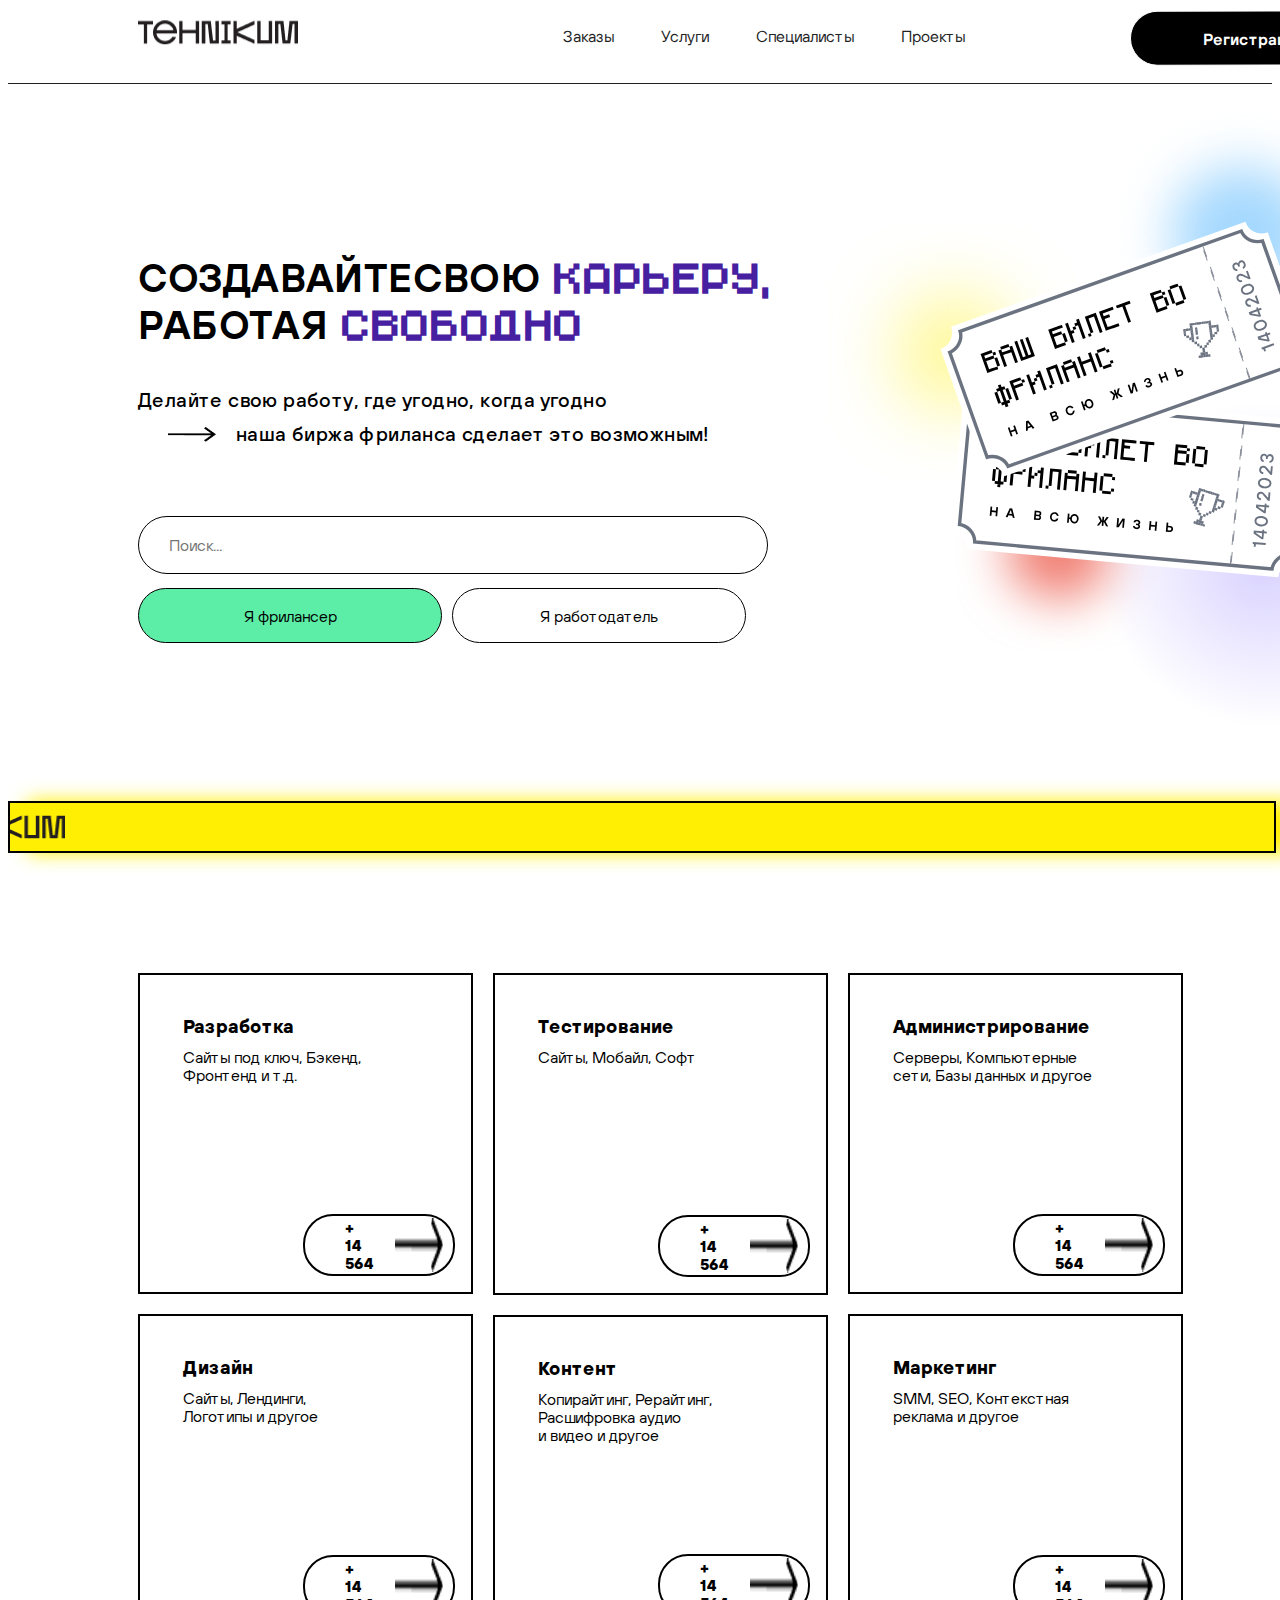
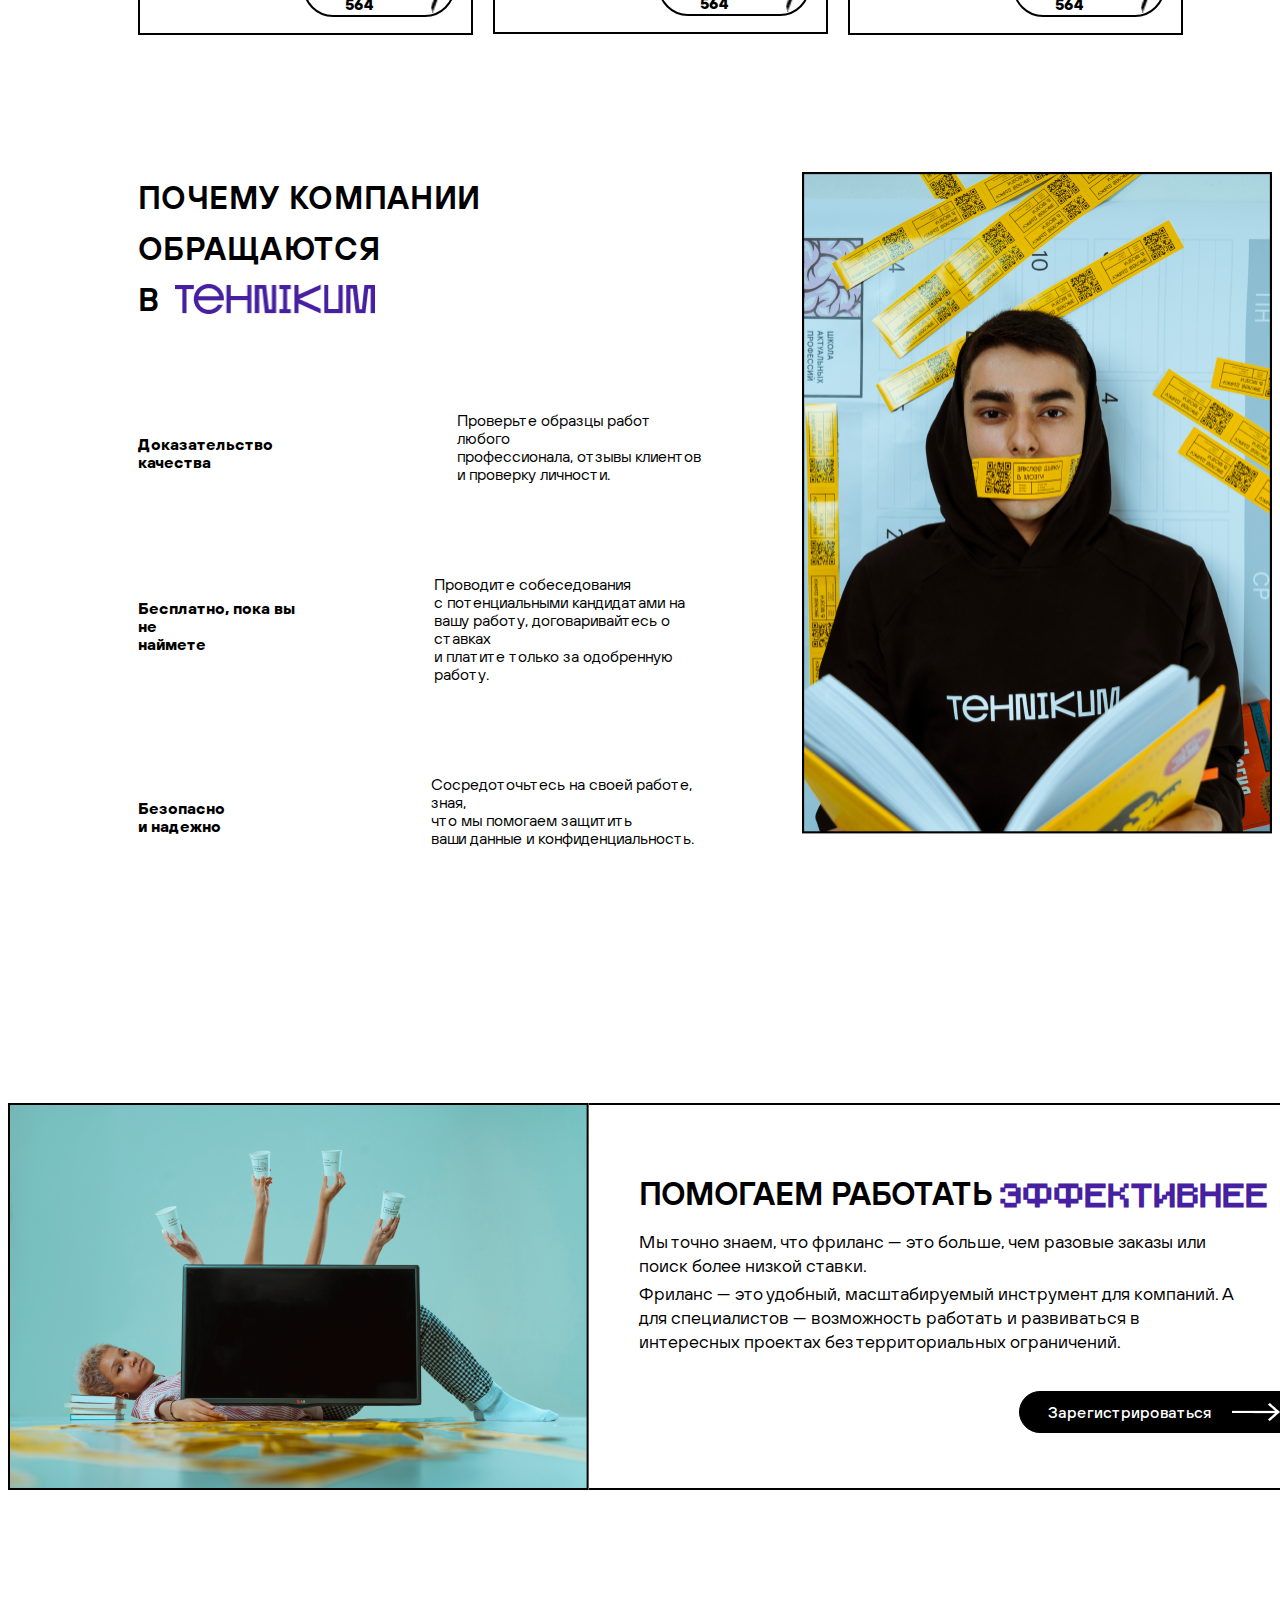
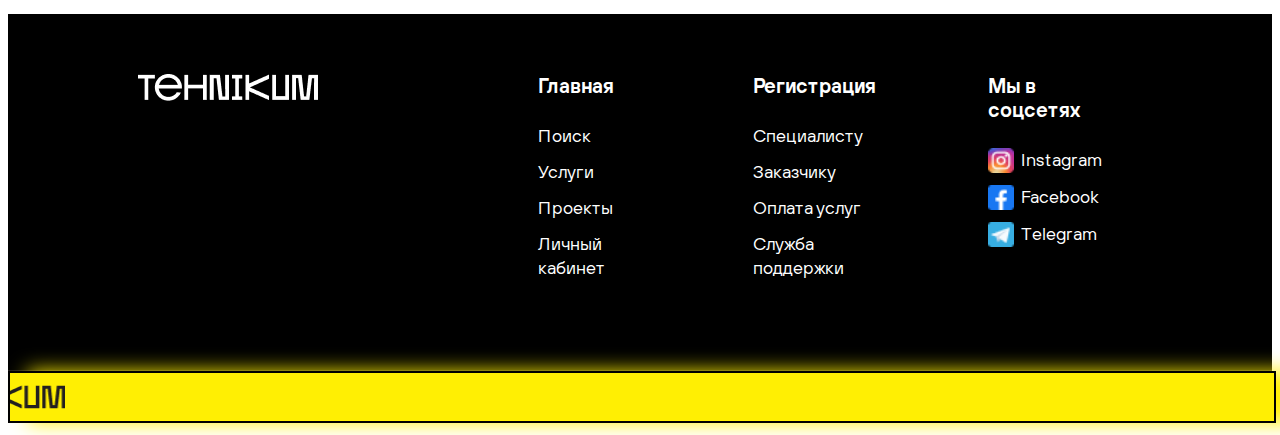
<file: index.html>
<!DOCTYPE html>
<html lang="en">
<head>
    <meta charset="UTF-8">
    <meta http-equiv="X-UA-Compatible" content="IE=edge">
    <meta name="viewport" content="width=device-width, initial-scale=1.0">
    <title>Главная</title>
    <link rel="stylesheet" href="./style.css">
    <link rel="stylesheet" href="./fonts/fonts.css">
</head>
<body>
    <!-- Title -->
    <div class="contentBlock" id="top">
        <div class="title">
            <div class="photo">
                <a href="#top">
                    <img src="./img/Vector.png" alt="">
                </a>
            </div>
            <div class="middlePart">
                <a href="./orders.html">
                    <p>Заказы</p>
                </a>
                <a href="#faculties">
                    <p>Услуги</p>
                </a>
                <a href="./specialists.html">
                    <p>Специалисты</p>
                </a>
                <p>Проекты</p>
            </div>
            <a href="./signup.html">
                <div class="buttonPart signPopUp">
                    Регистрация
                </div>
            </a>
        </div>
    </div>
    <!-- First Screen -->
    <div class="contentBlock first" id="firstScreen">
        <div class="firstScreen">
            <div class="leftPart">
                <div class="mainText">
                    <div class="row">
                        <h2 id="strange">Создавайтесвою</h2>
                        <h2 id="purple1">карьеру,</h2>
                    </div>
                    <div class="row">
                        <h2>работая</h2>
                        <h2 id="purple2">свободно</h2>
                    </div>
                </div>
                <div class="secondaryText">
                    <p>Делайте свою работу, где угодно, когда угодно</p>
                    <div class="vectorPart">
                        <img src="./img/Vector-2.png" alt="">
                        <p>наша биржа фриланса сделает это возможным!</p>
                    </div>
                </div>
                <div class="formBlock" id="activeInput">
                    <input type="text" placeholder="Поиск...">
                    <div class="buttonBlock">
                        <div class="greenButton">
                            Я фрилансер
                        </div>
                        <div class="whiteButton">
                            Я работодатель
                        </div>
                    </div>
                </div>
            </div>
            <div class="rightPart">
                <img src="./img/Билеты.svg" alt="">
            </div>
        </div>
    </div>
    <marquee behavior="scroll" direction="right" truespeed="30">
        <div class="photos">
            <img src="./img/Vector.png" alt="">
            <img src="./img/Vector.png" alt="">
            <img src="./img/Vector.png" alt="">
            <img src="./img/Vector.png" alt="">
            <img src="./img/Vector.png" alt="">
            <img src="./img/Vector.png" alt="">
            <img src="./img/Vector.png" alt="">
            <img src="./img/Vector.png" alt="">
            <img src="./img/Vector.png" alt="">
            <img src="./img/Vector.png" alt="">
            <img src="./img/Vector.png" alt="">
            <img src="./img/Vector.png" alt="">
        </div>
    </marquee>
    <!-- Second Screen -->
    <div class="contentBlock second" id="faculties">
        <div class="secondScreen">
            <div class="block">
                <div class="contentPart">
                    <h3>Разработка</h3>
                    <p>Сайты под ключ, Бэкенд, <br>
                        Фронтенд и т.д.</p>
                    <div class="score">
                        <h4>+ 14 564</h4>
                        <img src="./img/Vector-2.png" alt="">
                    </div>
                </div>
                <div class="contentPart">
                    <h3>Дизайн</h3>
                    <p>Сайты, Лендинги, <br> Логотипы и другое</p>
                    <div class="score">
                        <h4>+ 14 564</h4>
                        <img src="./img/Vector-2.png" alt="">
                    </div>
                </div>
            </div>
            <div class="block">
                <div class="contentPart">
                    <h3>Тестирование</h3>
                    <p>Сайты, Мобайл, Софт</p>
                    <div class="score" id="score3">
                        <h4>+ 14 564</h4>
                        <img src="./img/Vector-2.png" alt="">
                    </div>
                </div>
                <div class="contentPart">
                    <h3>Контент</h3>
                    <p>Копирайтинг, Рерайтинг, <br> Расшифровка аудио <br> и видео и другое</p>
                    <div class="score" id="score4">
                        <h4>+ 14 564</h4>
                        <img src="./img/Vector-2.png" alt="">
                    </div>
                </div>
            </div>
            <div class="block">
                <div class="contentPart">
                    <h3>Администрирование</h3>
                    <p>Серверы, Компьютерные <br> сети, Базы данных и другое</p>
                    <div class="score">
                        <h4>+ 14 564</h4>
                        <img src="./img/Vector-2.png" alt="">
                    </div>
                </div>
                <div class="contentPart">
                    <h3>Маркетинг</h3>
                    <p>SMM, SEO, Контекстная <br> реклама и другое</p>
                    <div class="score">
                        <h4>+ 14 564</h4>
                        <img src="./img/Vector-2.png" alt="">
                    </div>
                </div>
            </div>
        </div>
    </div>
    <!-- Third Screen  -->
    <div class="contentBlock third">
        <div class="thirdScreen">
            <div class="leftContent">
                <h2>Почему компании обращаются</h2>
                <div class="photoPart1">
                    <h2>в</h2>
                    <img src="./img/Vector-3.png" alt="">
                </div>
                <div class="reasonPart">
                    <div class="reasons">
                        <h4>Доказательство качества</h4>
                        <p>Проверьте образцы работ любого <br> профессионала, отзывы клиентов <br> и проверку личности.</p>
                    </div>
                    <div class="reasons">
                        <h4 id="center">Бесплатно, пока вы не <br> наймете</h4>
                        <p>Проводите собеседования <br> с потенциальными кандидатами на <br> вашу работу, договаривайтесь о ставках <br> и платите только за одобренную работу.</p>
                    </div>
                    <div class="reasons">
                        <h4 id="last">Безопасно <br> и надежно</h4>
                        <p>Сосредоточьтесь на своей работе, зная, <br> что мы помогаем защитить <br> ваши данные и конфиденциальность.</p>
                    </div>
                </div>
            </div>
            <div class="rightContent">
                <img src="./img/Frame 383.png" alt="">
            </div>
        </div>
    </div>
    <!-- Fourth Screen  -->
    <div class="contentBlock fourth">
        <div class="fourthScreen">
            <div class="imgPart">
                <img src="./img/IMG_8520 копия 1.png" alt="">
            </div>
            <div class="supportPart">
                <div class="purpleText">
                    <h2>Помогаем работать</h2>
                    <h2 id="purplePart">эффективнее</h2>
                </div>
                <p>Мы точно знаем, что фриланс — это больше, чем разовые заказы или <br> поиск более низкой ставки.</p>
                <p id="description">Фриланс — это удобный, масштабируемый инструмент для компаний. А <br> для специалистов — возможность работать и развиваться в <br> интересных проектах без территориальных ограничений.</p>
                <a href="./signup.html">
                    <div class="blackButton signPopUp">
                        <span>Зарегистрироваться</span>
                        <img src="./img/Vector-4.png" alt="">
                    </div>
                </a>
            </div>
        </div>
    </div>
    
    <!-- Fifth Screen  -->
    <div class="contentBlock black">
        <div class="fifthScreen">
            <div class="picturePart">
                <a href="#top">
                    <img src="./img/лого.png" alt="">
                </a>
            </div>
            <div class="column">
                <p class="firstTitles">Главная</p>
                <a href="#top">
                    <p>Поиск</p>
                </a>
                <a href="#faculties">
                    <p>Услуги</p>
                </a>
                <p>Проекты</p>
                <a href="./personalpage.html">
                    <p>Личный кабинет</p>
                </a>
            </div>
            <div class="column">
                <a href="./signup.html">
                    <p class="firstTitles">Регистрация</p>
                </a>
                <a href="./specialists.html">
                    <p>Специалисту</p>
                </a>
                <p>Заказчику</p>
                <p>Оплата услуг</p>
                <p>Служба поддержки</p>
            </div>
            <div class="column">
                <p class="firstTitles">Мы в соцсетях</p>
                <a href="https://www.instagram.com/tehnikum.school/">
                    <div class="socialMedia">
                        <img src="./img/Group 1727.png" alt="">
                        <p>Instagram</p>
                    </div>
                </a>
                <a href="https://www.facebook.com/pages/category/Private-School/Tehnikum-school-104980401858942/">
                    <div class="socialMedia">
                        <img src="./img/facebook-svgrepo-com (1) 1.png" alt="">
                        <p>Facebook</p>
                    </div>
                </a> 
                <a href="https://t.me/school_tehnikum">
                    <div class="socialMedia">
                        <img src="./img/telegram-svgrepo-com (1) 1.png" alt="">
                        <p>Telegram</p>
                    </div>
                </a>
                
                
            </div>
        </div>
    </div>
    <marquee behavior="scroll" direction="right" truespeed="30">
        <div class="photos">
            <img src="./img/Vector.png" alt="">
            <img src="./img/Vector.png" alt="">
            <img src="./img/Vector.png" alt="">
            <img src="./img/Vector.png" alt="">
            <img src="./img/Vector.png" alt="">
            <img src="./img/Vector.png" alt="">
            <img src="./img/Vector.png" alt="">
            <img src="./img/Vector.png" alt="">
            <img src="./img/Vector.png" alt="">
            <img src="./img/Vector.png" alt="">
            <img src="./img/Vector.png" alt="">
            <img src="./img/Vector.png" alt="">
        </div>
    </marquee>
    
    



    <script src="./script.js"></script>
</body>
</html>
</file>
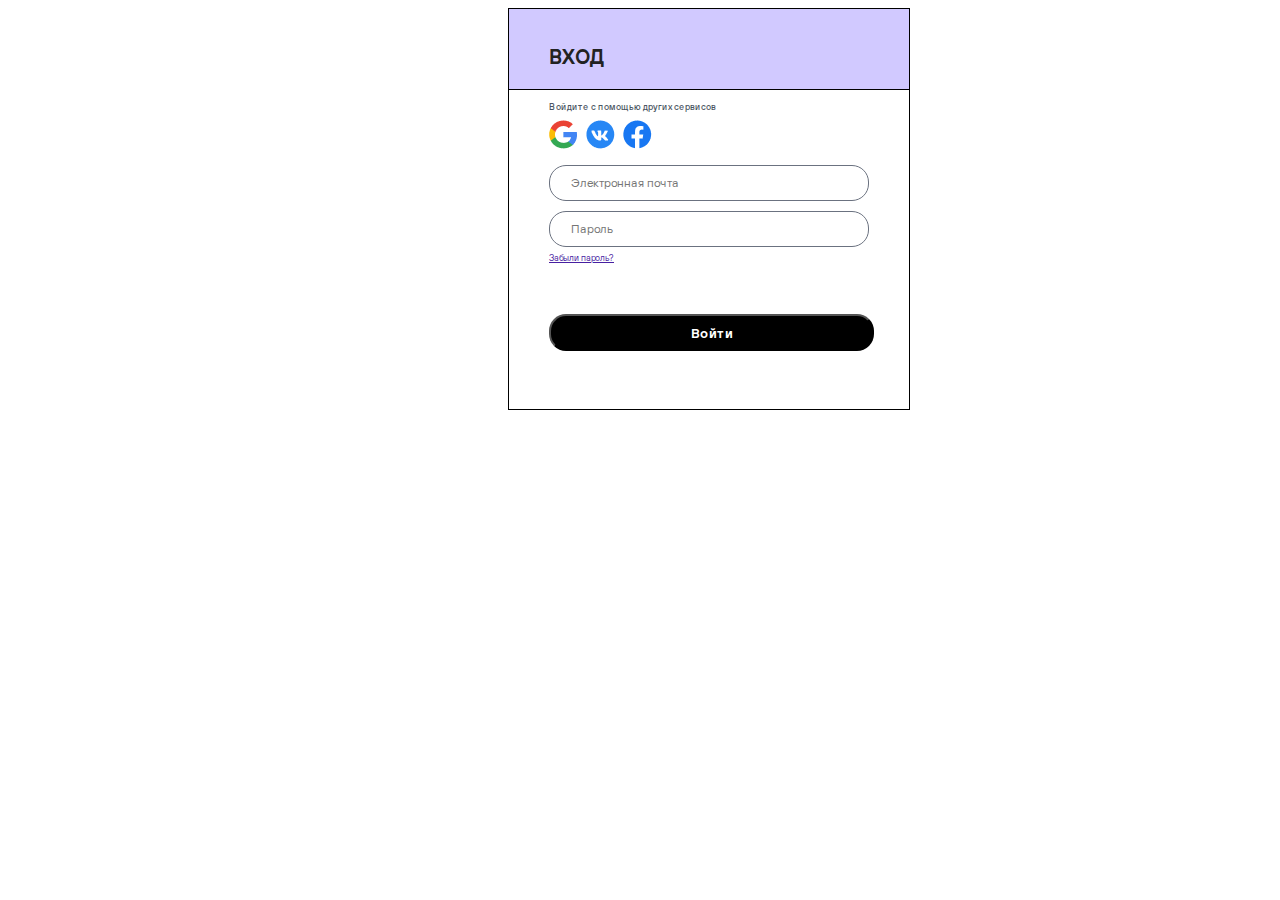
<file: login.html>
<!DOCTYPE html>
<html lang="en">
<head>
    <meta charset="UTF-8">
    <meta http-equiv="X-UA-Compatible" content="IE=edge">
    <meta name="viewport" content="width=device-width, initial-scale=1.0">
    <title>Вход</title>
    <link rel="stylesheet" href="./style.css">
    <link rel="stylesheet" href="./fonts/fonts.css">
</head>
<body>
    <div class="popUp logIn" id="login">
        <div class="loginBlock">
            <div class="titlePart">
                <h2>вход</h2>
            </div>
            <div class="infoPart">
                <p>Войдите с помощью других сервисов </p>
                <div class="iconsPart">
                    <img src="./img/Group 1669.png" alt="">
                    <img src="./img/Group 1668.png" alt="">
                    <img src="./img/Group 1667.png" alt="">
                </div>
                <form action="">
                    <input type="email" placeholder="Электронная почта" class="loginInput" required>
                    <input type="password" placeholder="Пароль" class="loginInput" id="password" required>
                    <label for="password" id="label">Забыли пароль?</label>
                    <input type="submit" id="button" value="Войти"> 
                </form>
            </div>
        </div>
    </div>
</body>
</html>
</file>
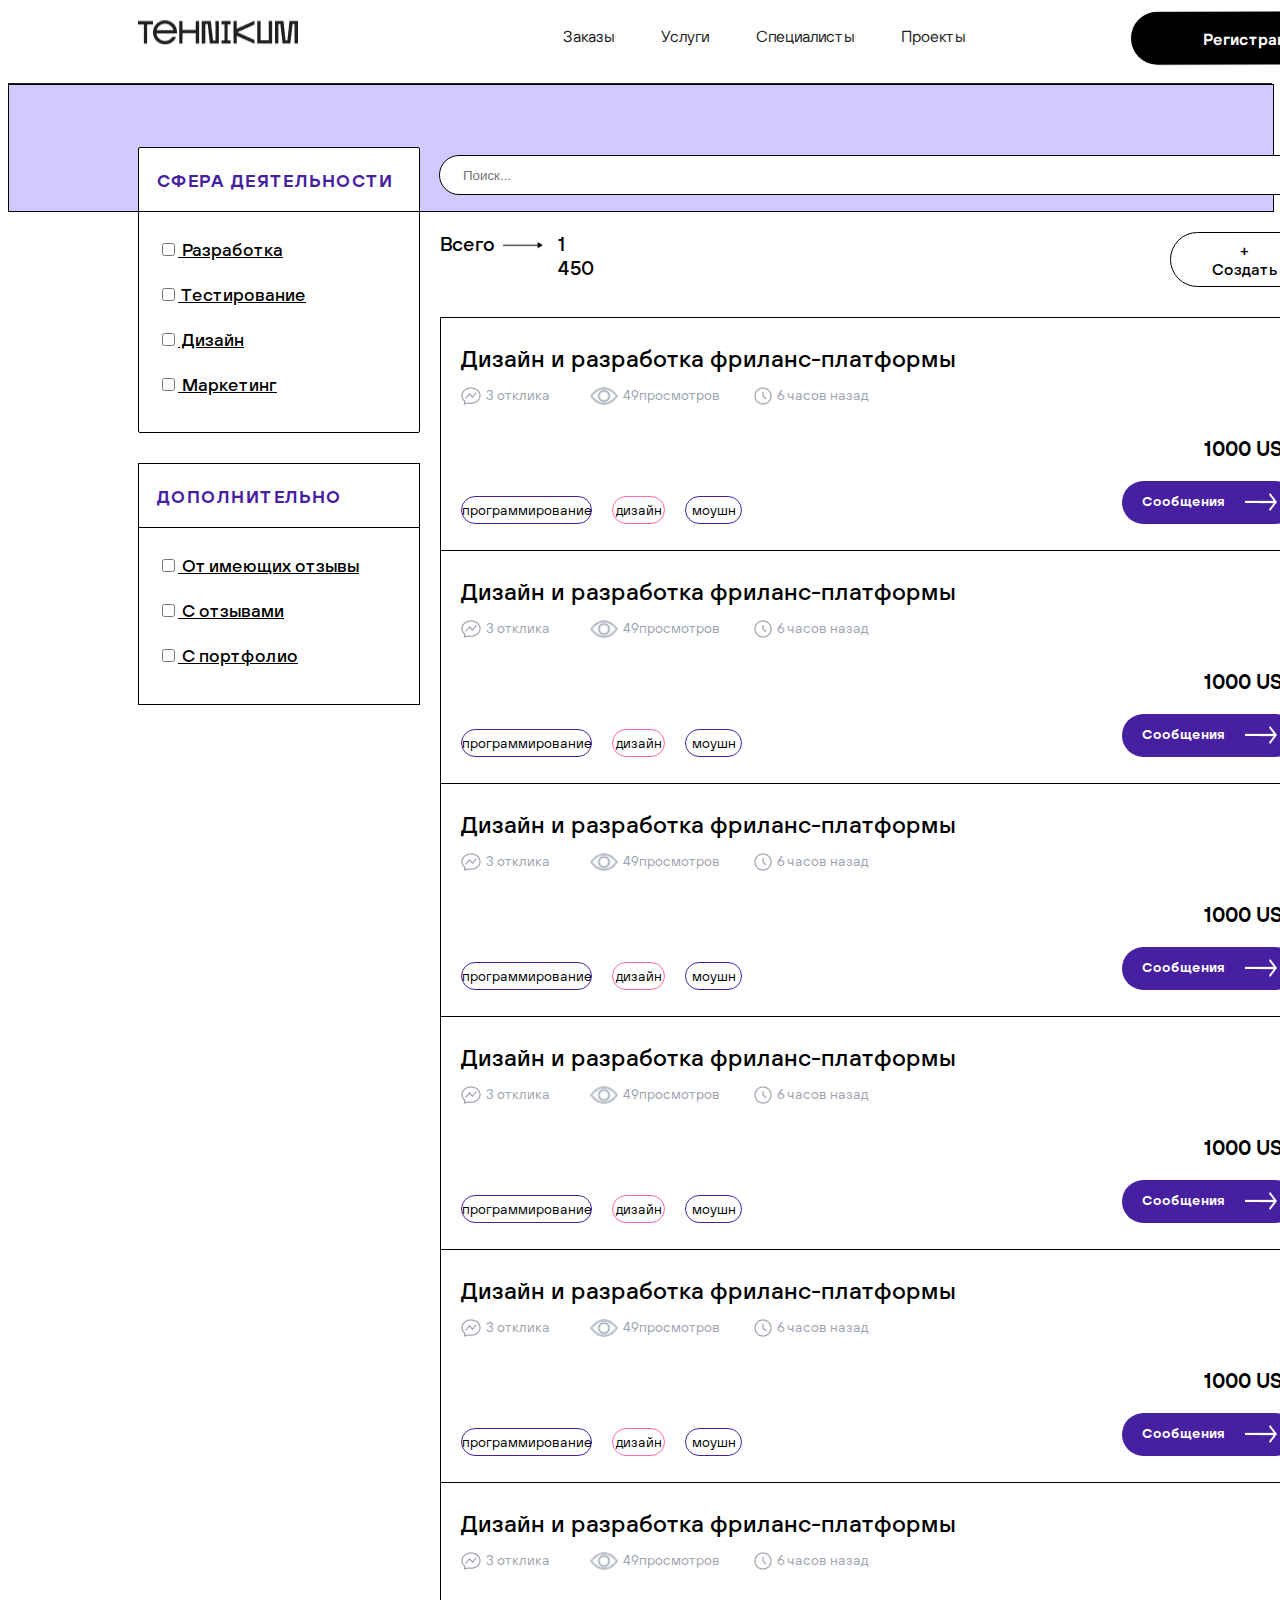
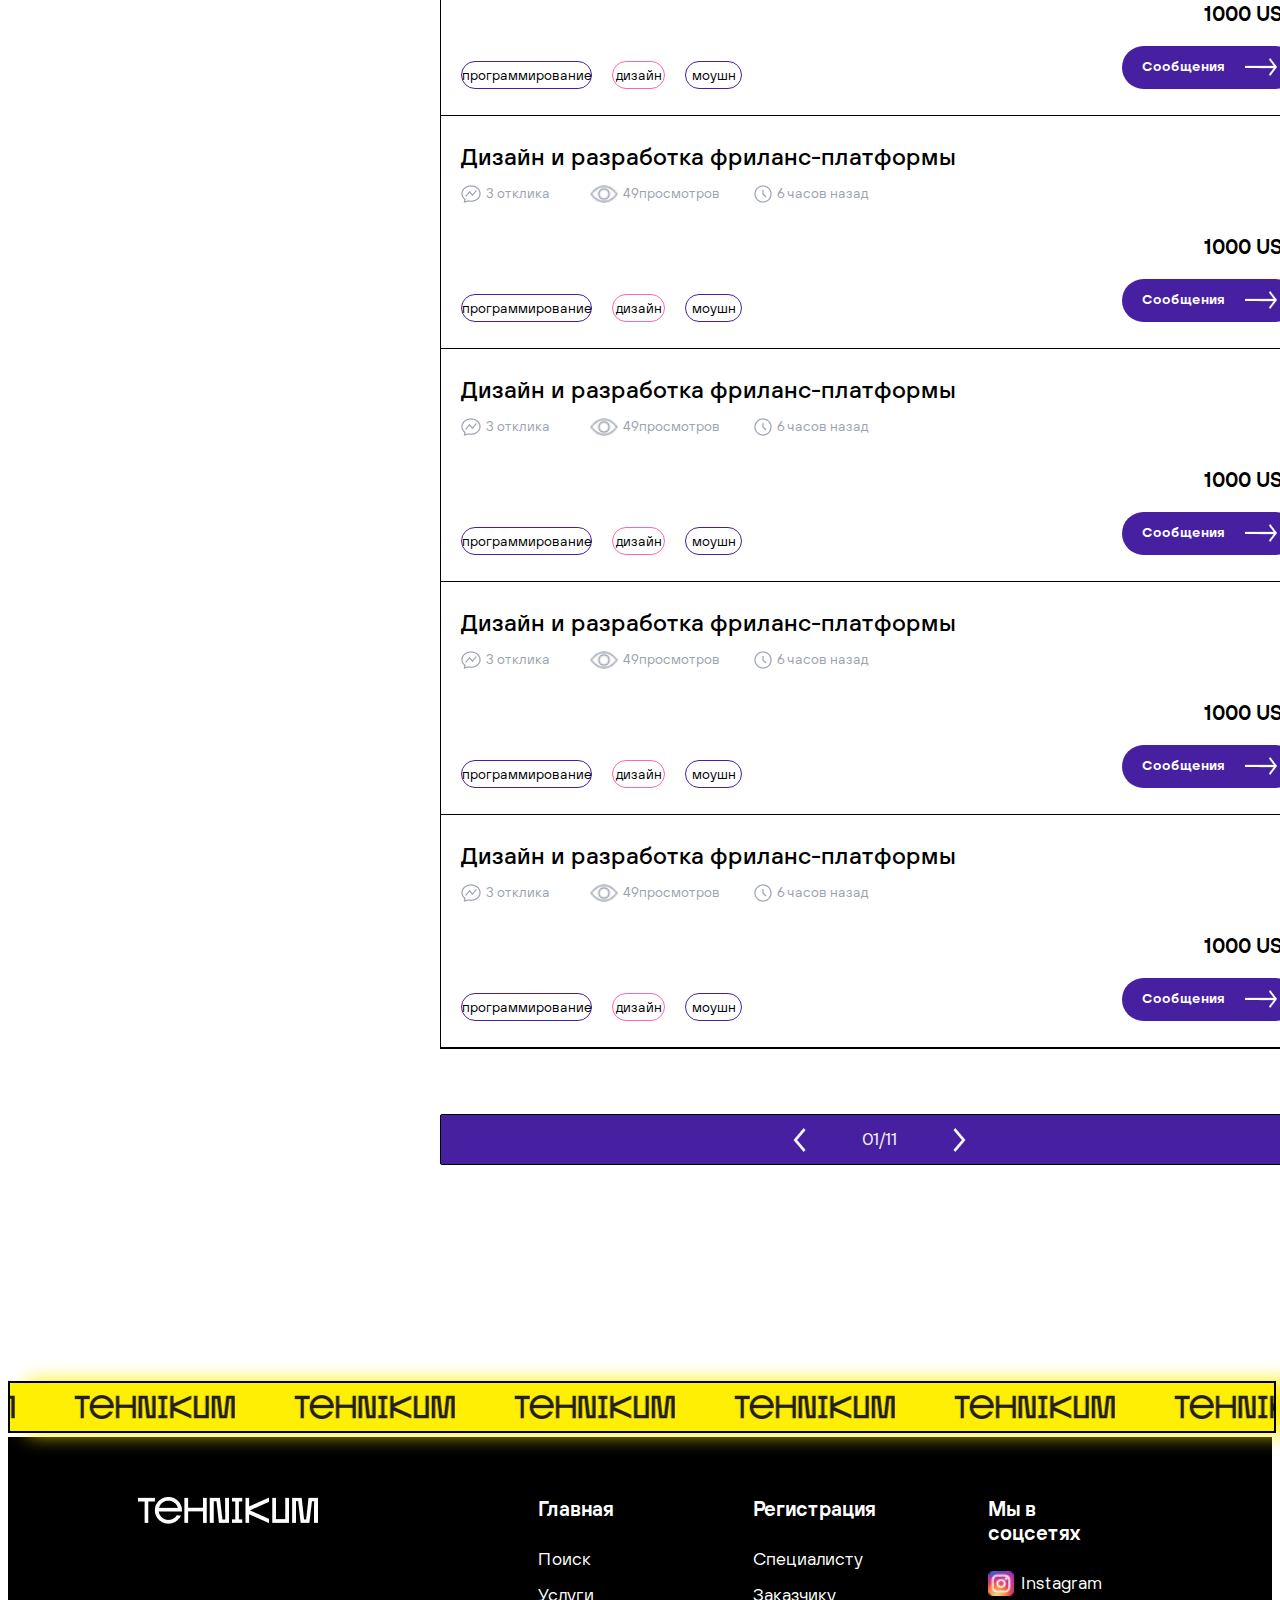
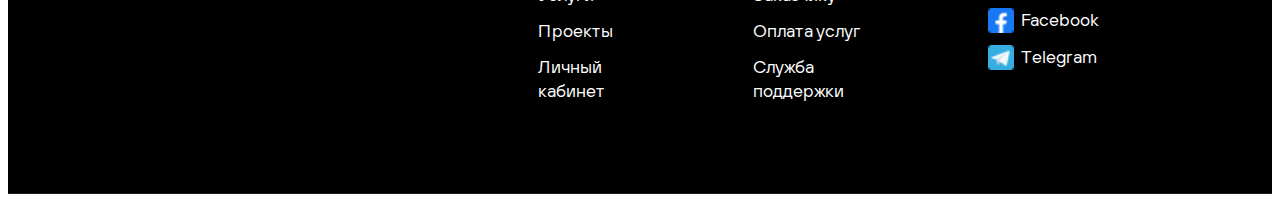
<file: orders.html>
<!DOCTYPE html>
<html lang="en">
<head>
    <meta charset="UTF-8">
    <meta http-equiv="X-UA-Compatible" content="IE=edge">
    <meta name="viewport" content="width=device-width, initial-scale=1.0">
    <title>Заказы</title>
    <link rel="stylesheet" href="./style.css">
    <link rel="stylesheet" href="./fonts/fonts.css">
</head>
<body>
    <div class="contentBlock" id="top">
        <div class="title">
            <div class="photo">
                <a href="./index.html">
                    <img src="./img/Vector.png" alt="">
                </a>
            </div>
            <div class="middlePart">
                <a href="./orders.html">
                    <p>Заказы</p>
                </a>
                <a href="#faculties">
                    <p>Услуги</p>
                </a>
                <a href="./specialists.html">
                    <p>Специалисты</p>
                </a>
                <p>Проекты</p>
            </div>
            <a href="./signup.html">
                <div class="buttonPart signPopUp">
                    Регистрация
                </div>
            </a>
        </div>
    </div>
    <div class="purpleBlock">
        <input type="text" placeholder="Поиск...">
    </div>
    <div class="mainBlockPart">
        <div class="leftBlock">
            <div class="firstBlock">
                <div class="purpleTitle">
                    <h3>Сфера деятельности</h3>
                </div>
                <div class="listPart">
                    <label for="first">
                        <input type="checkbox" id="first">
                        Разработка
                    </label>
                    <label for="second">
                        <input type="checkbox" id="second">
                        Тестирование
                    </label>
                    <label for="third">
                        <input type="checkbox" id="third">
                        Дизайн
                    </label>
                    <label for="fourth">
                        <input type="checkbox" id="fourth">
                        Маркетинг
                    </label>
                </div>
            </div>
            <div class="secondBlock">
                <div class="purpleTitle">
                    <h3>Дополнительно</h3>
                </div>
                <div class="listPart" id="listPart1">
                    <label for="first1">
                        <input type="checkbox" id="first1">
                        От имеющих отзывы
                    </label>
                    <label for="second1">
                        <input type="checkbox" id="second1">
                        С отзывами
                    </label>
                    <label for="third1">
                        <input type="checkbox" id="third1">
                        С портфолио
                    </label>
                </div>
            </div>
        </div>
        <div class="centerBlock">
            <div class="centerBlockTop">
                <div class="leftTitlePart">
                    <span>Всего</span>
                    <img src="./img/Vector copy.png" alt="">
                    <span>1 450</span>
                </div>
                <div class="rightTitlePart">
                    + Создать
                </div>
            </div>
            <div class="advertisingPartMain" id="mainAdv">
                <div class="advertisingPart advPart">
                    <img src="./img/Vector copy 2.png" alt="" class="icon">
                    <h3>Дизайн и разработка фриланс-платформы</h3>
                    <div class="greyTextPart">
                        <div class="itemPart">
                            <img src="./img/Group 1719.png" alt="">
                            <span>3 отклика</span>
                        </div>
                        <div class="itemPart">
                            <img src="./img/Group 1720.png" alt="">
                            <span>49просмотров</span>
                        </div>
                        <div class="itemPart">
                            <img src="./img/Group 1721.png" alt="">
                            <span>6 часов назад</span>
                        </div>
                    </div>
                    <h3 id="price">1000 USD</h3>
                    <div class="extraButtons">
                        <div class="professionButtons" id="superButtonsPart">
                            <div class="web_design common" id="it">
                                программирование
                            </div>
                            <div class="iu_ux common">
                                дизайн
                            </div>
                            <div class="figma common">
                                моушн
                            </div>
                        </div>
                        <div class="messageButton">
                            <p>Сообщения</p>
                            <img src="./img/Vector-4.png" alt="">
                        </div>
                    </div>
                </div>
                <div class="advertisingPart advPart">
                    <img src="./img/Vector copy 7.png" alt="" class="icon">
                    <h3>Дизайн и разработка фриланс-платформы</h3>
                    <div class="greyTextPart">
                        <div class="itemPart">
                            <img src="./img/Group 1719.png" alt="">
                            <span>3 отклика</span>
                        </div>
                        <div class="itemPart">
                            <img src="./img/Group 1720.png" alt="">
                            <span>49просмотров</span>
                        </div>
                        <div class="itemPart">
                            <img src="./img/Group 1721.png" alt="">
                            <span>6 часов назад</span>
                        </div>
                    </div>
                    <h3 id="price">1000 USD</h3>
                    <div class="extraButtons">
                        <div class="professionButtons" id="superButtonsPart">
                            <div class="web_design common" id="it">
                                программирование
                            </div>
                            <div class="iu_ux common">
                                дизайн
                            </div>
                            <div class="figma common">
                                моушн
                            </div>
                        </div>
                        <div class="messageButton">
                            <p>Сообщения</p>
                            <img src="./img/Vector-4.png" alt="">
                        </div>
                    </div>
                </div>
                <div class="advertisingPart advPart">
                    <img src="./img/Vector copy 7.png" alt="" class="icon">
                    <h3>Дизайн и разработка фриланс-платформы</h3>
                    <div class="greyTextPart">
                        <div class="itemPart">
                            <img src="./img/Group 1719.png" alt="">
                            <span>3 отклика</span>
                        </div>
                        <div class="itemPart">
                            <img src="./img/Group 1720.png" alt="">
                            <span>49просмотров</span>
                        </div>
                        <div class="itemPart">
                            <img src="./img/Group 1721.png" alt="">
                            <span>6 часов назад</span>
                        </div>
                    </div>
                    <h3 id="price">1000 USD</h3>
                    <div class="extraButtons">
                        <div class="professionButtons" id="superButtonsPart">
                            <div class="web_design common" id="it">
                                программирование
                            </div>
                            <div class="iu_ux common">
                                дизайн
                            </div>
                            <div class="figma common">
                                моушн
                            </div>
                        </div>
                        <div class="messageButton">
                            <p>Сообщения</p>
                            <img src="./img/Vector-4.png" alt="">
                        </div>
                    </div>
                </div>
                <div class="advertisingPart advPart">
                    <img src="./img/Vector copy 7.png" alt="" class="icon">
                    <h3>Дизайн и разработка фриланс-платформы</h3>
                    <div class="greyTextPart">
                        <div class="itemPart">
                            <img src="./img/Group 1719.png" alt="">
                            <span>3 отклика</span>
                        </div>
                        <div class="itemPart">
                            <img src="./img/Group 1720.png" alt="">
                            <span>49просмотров</span>
                        </div>
                        <div class="itemPart">
                            <img src="./img/Group 1721.png" alt="">
                            <span>6 часов назад</span>
                        </div>
                    </div>
                    <h3 id="price">1000 USD</h3>
                    <div class="extraButtons">
                        <div class="professionButtons" id="superButtonsPart">
                            <div class="web_design common" id="it">
                                программирование
                            </div>
                            <div class="iu_ux common">
                                дизайн
                            </div>
                            <div class="figma common">
                                моушн
                            </div>
                        </div>
                        <div class="messageButton">
                            <p>Сообщения</p>
                            <img src="./img/Vector-4.png" alt="">
                        </div>
                    </div>
                </div>
                <div class="advertisingPart advPart">
                    <img src="./img/Vector copy 7.png" alt="" class="icon">
                    <h3>Дизайн и разработка фриланс-платформы</h3>
                    <div class="greyTextPart">
                        <div class="itemPart">
                            <img src="./img/Group 1719.png" alt="">
                            <span>3 отклика</span>
                        </div>
                        <div class="itemPart">
                            <img src="./img/Group 1720.png" alt="">
                            <span>49просмотров</span>
                        </div>
                        <div class="itemPart">
                            <img src="./img/Group 1721.png" alt="">
                            <span>6 часов назад</span>
                        </div>
                    </div>
                    <h3 id="price">1000 USD</h3>
                    <div class="extraButtons">
                        <div class="professionButtons" id="superButtonsPart">
                            <div class="web_design common" id="it">
                                программирование
                            </div>
                            <div class="iu_ux common">
                                дизайн
                            </div>
                            <div class="figma common">
                                моушн
                            </div>
                        </div>
                        <div class="messageButton">
                            <p>Сообщения</p>
                            <img src="./img/Vector-4.png" alt="">
                        </div>
                    </div>
                </div>
                <div class="advertisingPart advPart">
                    <img src="./img/Vector copy 7.png" alt="" class="icon">
                    <h3>Дизайн и разработка фриланс-платформы</h3>
                    <div class="greyTextPart">
                        <div class="itemPart">
                            <img src="./img/Group 1719.png" alt="">
                            <span>3 отклика</span>
                        </div>
                        <div class="itemPart">
                            <img src="./img/Group 1720.png" alt="">
                            <span>49просмотров</span>
                        </div>
                        <div class="itemPart">
                            <img src="./img/Group 1721.png" alt="">
                            <span>6 часов назад</span>
                        </div>
                    </div>
                    <h3 id="price">1000 USD</h3>
                    <div class="extraButtons">
                        <div class="professionButtons" id="superButtonsPart">
                            <div class="web_design common" id="it">
                                программирование
                            </div>
                            <div class="iu_ux common">
                                дизайн
                            </div>
                            <div class="figma common">
                                моушн
                            </div>
                        </div>
                        <div class="messageButton">
                            <p>Сообщения</p>
                            <img src="./img/Vector-4.png" alt="">
                        </div>
                    </div>
                </div>
                <div class="advertisingPart advPart">
                    <img src="./img/Vector copy 7.png" alt="" class="icon">
                    <h3>Дизайн и разработка фриланс-платформы</h3>
                    <div class="greyTextPart">
                        <div class="itemPart">
                            <img src="./img/Group 1719.png" alt="">
                            <span>3 отклика</span>
                        </div>
                        <div class="itemPart">
                            <img src="./img/Group 1720.png" alt="">
                            <span>49просмотров</span>
                        </div>
                        <div class="itemPart">
                            <img src="./img/Group 1721.png" alt="">
                            <span>6 часов назад</span>
                        </div>
                    </div>
                    <h3 id="price">1000 USD</h3>
                    <div class="extraButtons">
                        <div class="professionButtons" id="superButtonsPart">
                            <div class="web_design common" id="it">
                                программирование
                            </div>
                            <div class="iu_ux common">
                                дизайн
                            </div>
                            <div class="figma common">
                                моушн
                            </div>
                        </div>
                        <div class="messageButton">
                            <p>Сообщения</p>
                            <img src="./img/Vector-4.png" alt="">
                        </div>
                    </div>
                </div>
                <div class="advertisingPart advPart">
                    <img src="./img/Vector copy 7.png" alt="" class="icon">
                    <h3>Дизайн и разработка фриланс-платформы</h3>
                    <div class="greyTextPart">
                        <div class="itemPart">
                            <img src="./img/Group 1719.png" alt="">
                            <span>3 отклика</span>
                        </div>
                        <div class="itemPart">
                            <img src="./img/Group 1720.png" alt="">
                            <span>49просмотров</span>
                        </div>
                        <div class="itemPart">
                            <img src="./img/Group 1721.png" alt="">
                            <span>6 часов назад</span>
                        </div>
                    </div>
                    <h3 id="price">1000 USD</h3>
                    <div class="extraButtons">
                        <div class="professionButtons" id="superButtonsPart">
                            <div class="web_design common" id="it">
                                программирование
                            </div>
                            <div class="iu_ux common">
                                дизайн
                            </div>
                            <div class="figma common">
                                моушн
                            </div>
                        </div>
                        <div class="messageButton">
                            <p>Сообщения</p>
                            <img src="./img/Vector-4.png" alt="">
                        </div>
                    </div>
                </div>
                <div class="advertisingPart advPart">
                    <img src="./img/Vector copy 7.png" alt="" class="icon">
                    <h3>Дизайн и разработка фриланс-платформы</h3>
                    <div class="greyTextPart">
                        <div class="itemPart">
                            <img src="./img/Group 1719.png" alt="">
                            <span>3 отклика</span>
                        </div>
                        <div class="itemPart">
                            <img src="./img/Group 1720.png" alt="">
                            <span>49просмотров</span>
                        </div>
                        <div class="itemPart">
                            <img src="./img/Group 1721.png" alt="">
                            <span>6 часов назад</span>
                        </div>
                    </div>
                    <h3 id="price">1000 USD</h3>
                    <div class="extraButtons">
                        <div class="professionButtons" id="superButtonsPart">
                            <div class="web_design common" id="it">
                                программирование
                            </div>
                            <div class="iu_ux common">
                                дизайн
                            </div>
                            <div class="figma common">
                                моушн
                            </div>
                        </div>
                        <div class="messageButton">
                            <p>Сообщения</p>
                            <img src="./img/Vector-4.png" alt="">
                        </div>
                    </div>
                </div>
                <div class="advertisingPart advPart">
                    <img src="./img/Vector copy 7.png" alt="" class="icon">
                    <h3>Дизайн и разработка фриланс-платформы</h3>
                    <div class="greyTextPart">
                        <div class="itemPart">
                            <img src="./img/Group 1719.png" alt="">
                            <span>3 отклика</span>
                        </div>
                        <div class="itemPart">
                            <img src="./img/Group 1720.png" alt="">
                            <span>49просмотров</span>
                        </div>
                        <div class="itemPart">
                            <img src="./img/Group 1721.png" alt="">
                            <span>6 часов назад</span>
                        </div>
                    </div>
                    <h3 id="price">1000 USD</h3>
                    <div class="extraButtons">
                        <div class="professionButtons" id="superButtonsPart">
                            <div class="web_design common" id="it">
                                программирование
                            </div>
                            <div class="iu_ux common">
                                дизайн
                            </div>
                            <div class="figma common">
                                моушн
                            </div>
                        </div>
                        <div class="messageButton">
                            <p>Сообщения</p>
                            <img src="./img/Vector-4.png" alt="">
                        </div>
                    </div>
                </div>
            </div>
            <div class="switcherBlock" id="switcher">
                <img src="./img/Vector copy 3.png" alt="">
                <span>01/11</span>
                <img src="./img/Vector-2 copy.png" alt="">
            </div>
        </div>
    </div>
    <marquee behavior="scroll" direction="right" truespeed="30">
        <div class="photos">
            <img src="./img/Vector.png" alt="">
            <img src="./img/Vector.png" alt="">
            <img src="./img/Vector.png" alt="">
            <img src="./img/Vector.png" alt="">
            <img src="./img/Vector.png" alt="">
            <img src="./img/Vector.png" alt="">
            <img src="./img/Vector.png" alt="">
            <img src="./img/Vector.png" alt="">
            <img src="./img/Vector.png" alt="">
            <img src="./img/Vector.png" alt="">
            <img src="./img/Vector.png" alt="">
            <img src="./img/Vector.png" alt="">
        </div>
    </marquee>
    <div class="contentBlock black">
        <div class="fifthScreen">
            <div class="picturePart">
                <a href="#top">
                    <img src="./img/лого.png" alt="">
                </a>
            </div>
            <div class="column">
                <a href="./index.html">
                    <p class="firstTitles">Главная</p>
                </a>
                <a href="#top">
                    <p>Поиск</p>
                </a>
                <a href="#faculties">
                    <p>Услуги</p>
                </a>
                <p>Проекты</p>
                <a href="./personalpage.html">
                    <p>Личный кабинет</p>
                </a>
            </div>
            <div class="column">
                <a href="./signup.html">
                    <p class="firstTitles">Регистрация</p>
                </a>
                <p>Специалисту</p>
                <p>Заказчику</p>
                <p>Оплата услуг</p>
                <p>Служба поддержки</p>
            </div>
            <div class="column">
                <p class="firstTitles">Мы в соцсетях</p>
                <a href="https://www.instagram.com/tehnikum.school/">
                    <div class="socialMedia">
                        <img src="./img/Group 1727.png" alt="">
                        <p>Instagram</p>
                    </div>
                </a>
                <a href="https://www.facebook.com/pages/category/Private-School/Tehnikum-school-104980401858942/">
                    <div class="socialMedia">
                        <img src="./img/facebook-svgrepo-com (1) 1.png" alt="">
                        <p>Facebook</p>
                    </div>
                </a> 
                <a href="https://t.me/school_tehnikum">
                    <div class="socialMedia">
                        <img src="./img/telegram-svgrepo-com (1) 1.png" alt="">
                        <p>Telegram</p>
                    </div>
                </a>
            </div>
        </div>
    </div>
</body>
</html>
</file>
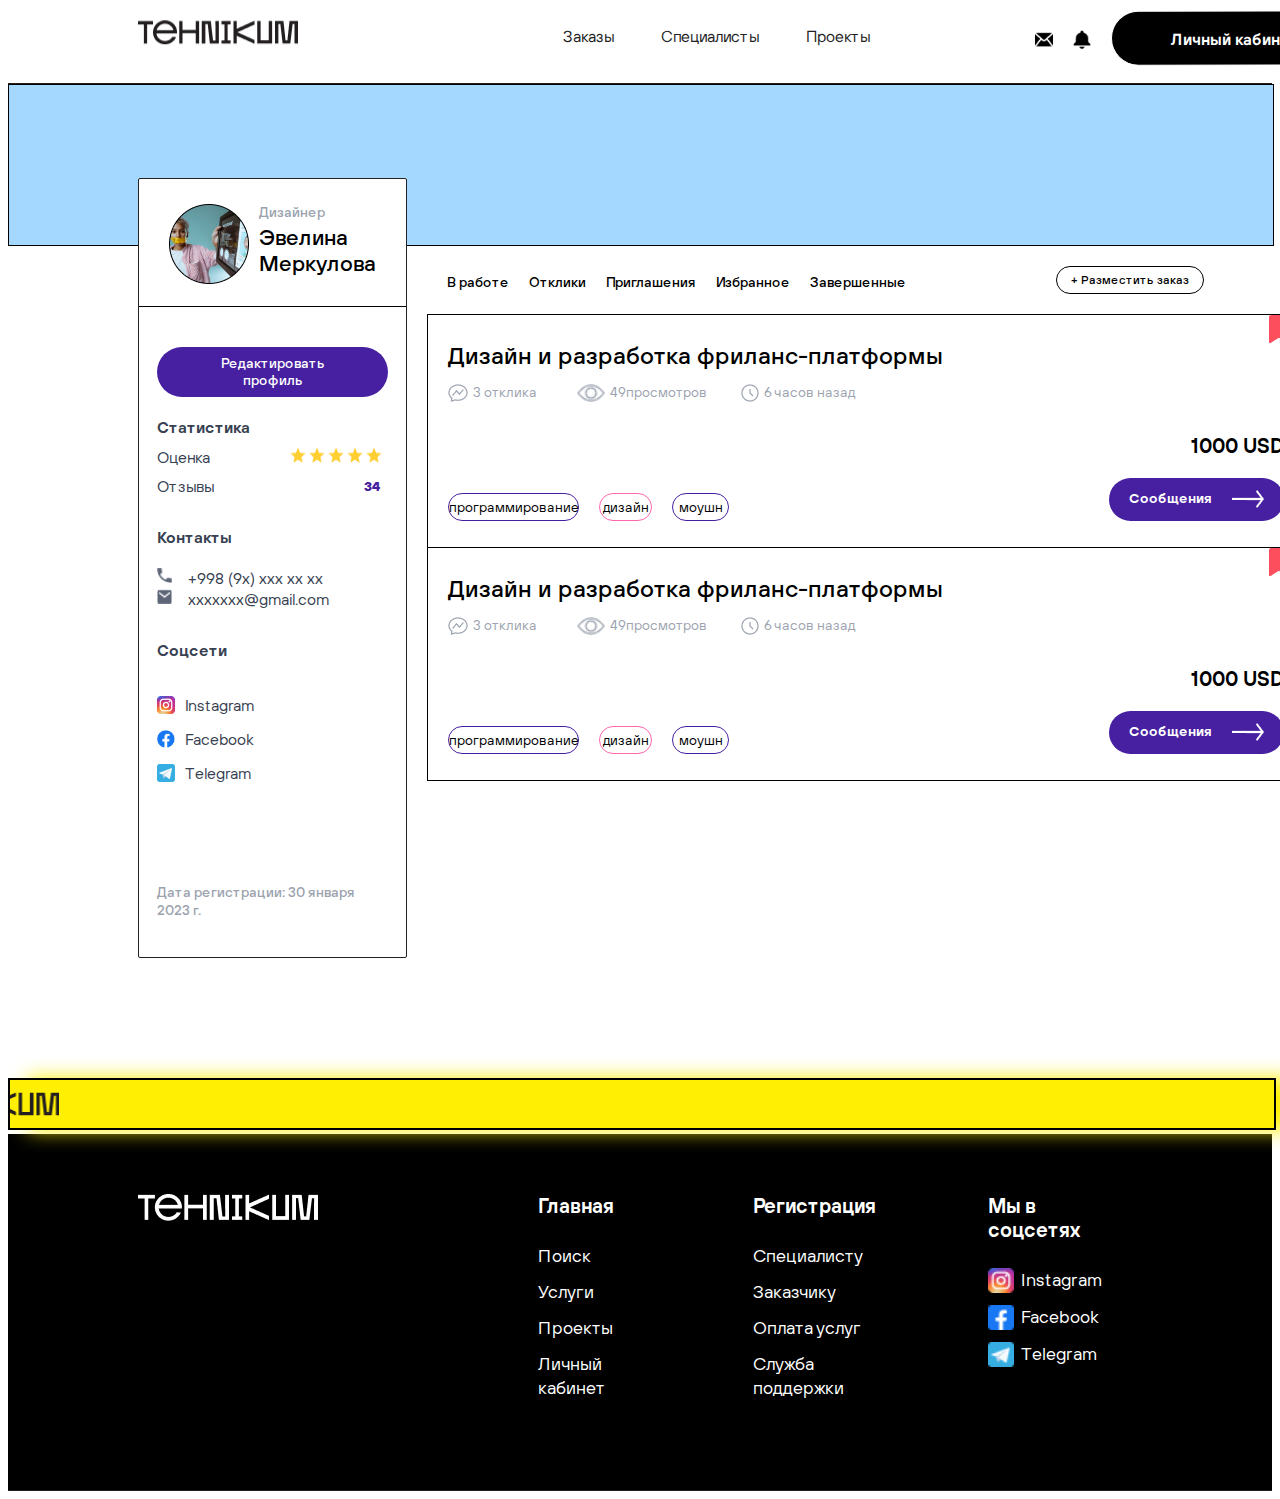
<file: personalpage.html>
<!DOCTYPE html>
<html lang="en">
<head>
    <meta charset="UTF-8">
    <meta http-equiv="X-UA-Compatible" content="IE=edge">
    <meta name="viewport" content="width=device-width, initial-scale=1.0">
    <title>Личный кабинет</title>
    <link rel="stylesheet" href="./style.css">
    <link rel="stylesheet" href="./fonts/fonts.css">
</head>
<body>
    <div class="contentBlock" id="top">
        <div class="title">
            <div class="photo">
                <a href="./index.html">
                    <img src="./img/Vector.png" alt="">
                </a>
            </div>
            <div class="middlePart">
                <a href="./orders.html">
                    <p>Заказы</p>
                </a>
                <a href="./specialists.html">
                    <p>Специалисты</p>
                </a>
                <p>Проекты</p>
            </div>
            <div class="topRightPart">
                <img src="./img/mail-svgrepo-com (1) 1.png" alt="">
                <img src="./img/Group.png" alt="">
                <div class="buttonPart signPopUp">
                    Личный кабинет
                </div>
                <img src="./img/Vector copy 6.png" alt="">
            </div>
        </div>
    </div>
    <div class="blueBlock">

    </div>
    <div class="personalMainPart">
        <div class="leftPersonalPart">
            <div class="personalTitle">
                <img src="./img/Ellipse 29.png" alt="">
                <div class="nameBlock">
                    <p>Дизайнер</p>
                    <h3>Эвелина <br> Меркулова</h3>
                </div>
            </div>
            <div class="personalMaiInfoPart">
                <div class="blueButton">
                    Редактировать профиль
                </div>
                <h4 id="stat">Статистика</h4>
                <div class="statisticsInfoPart">
                    <div class="mark">
                        <h5 class="same2">Оценка</h5>
                        <div class="starsPart">
                            <img src="./img/Star 5.png" alt="">
                            <img src="./img/Star 5.png" alt="">
                            <img src="./img/Star 5.png" alt="">
                            <img src="./img/Star 5.png" alt="">
                            <img src="./img/Star 5.png" alt="">
                        </div>
                    </div>
                    <div class="feedbackSide">
                        <h5 class="same2">Отзывы</h5>
                        <span>34</span>
                    </div>
                </div>
                <h3 class="contacts" id="contacts">Контакты</h3>
                <div class="contactPart">
                    <div class="contactingPart">
                        <img src="./img/Vector copy 4.png" alt="">
                        <p class="contactText">+998 (9x) xxx xx xx</p>
                    </div>
                    <div class="contactingPart">
                        <img src="./img/Vector copy 5.png" alt="">
                        <p class="contactText">xxxxxxx@gmail.com</p>
                    </div>
                </div>
                <h3 class="contacts" id="social">Соцсети</h3>
                <div class="socialMediaPart" id="mediaPart">
                    <div class="network">
                        <img src="./img/Group 1727.png" alt="">
                        <p class="sameText">Instagram</p>
                    </div>
                    <div class="network">
                        <img src="./img/Group 1667.png" alt="">
                        <p class="sameText">Facebook</p>
                    </div>
                    <div class="network">
                        <img src="./img/telegram-svgrepo-com (1) 1.png" alt="">
                        <p class="sameText">Telegram</p>
                    </div>
                </div>
                <span class="date">
                    Дата регистрации: 30 января 2023 г.
                </span>
            </div>
        </div>
        <div class="centerMainPersonalPart">
            <div class="buttonsArea">
                <div class="mainButtons">
                    <div class="blackButtonItem">
                        В работе
                    </div>
                    <div class="blackButtonItem" id="specialButton">
                        Отклики
                    </div>
                    <div class="blackButtonItem">
                        Приглашения
                    </div>
                    <div class="blackButtonItem">
                        Избранное
                    </div>
                    <div class="blackButtonItem">
                        Завершенные
                    </div>
                </div>
                <div class="secondaryButtons">
                    + Разместить заказ
                </div>
            </div>
            <div class="advertisingPartMain">
                <div class="advertisingPart">
                    <img src="./img/Vector copy 2.png" alt="" class="icon">
                    <h3>Дизайн и разработка фриланс-платформы</h3>
                    <div class="greyTextPart">
                        <div class="itemPart">
                            <img src="./img/Group 1719.png" alt="">
                            <span>3 отклика</span>
                        </div>
                        <div class="itemPart">
                            <img src="./img/Group 1720.png" alt="">
                            <span>49просмотров</span>
                        </div>
                        <div class="itemPart">
                            <img src="./img/Group 1721.png" alt="">
                            <span>6 часов назад</span>
                        </div>
                    </div>
                    <h3 id="price">1000 USD</h3>
                    <div class="extraButtons">
                        <div class="professionButtons" id="superButtonsPart">
                            <div class="web_design common" id="it">
                                программирование
                            </div>
                            <div class="iu_ux common">
                                дизайн
                            </div>
                            <div class="figma common">
                                моушн
                            </div>
                        </div>
                        <div class="messageButton">
                            <p>Сообщения</p>
                            <img src="./img/Vector-4.png" alt="">
                        </div>
                    </div>
                </div>
                <div class="advertisingPart">
                    <img src="./img/Vector copy 2.png" alt="" class="icon">
                    <h3>Дизайн и разработка фриланс-платформы</h3>
                    <div class="greyTextPart">
                        <div class="itemPart">
                            <img src="./img/Group 1719.png" alt="">
                            <span>3 отклика</span>
                        </div>
                        <div class="itemPart">
                            <img src="./img/Group 1720.png" alt="">
                            <span>49просмотров</span>
                        </div>
                        <div class="itemPart">
                            <img src="./img/Group 1721.png" alt="">
                            <span>6 часов назад</span>
                        </div>
                    </div>
                    <h3 id="price">1000 USD</h3>
                    <div class="extraButtons">
                        <div class="professionButtons" id="superButtonsPart">
                            <div class="web_design common" id="it">
                                программирование
                            </div>
                            <div class="iu_ux common">
                                дизайн
                            </div>
                            <div class="figma common">
                                моушн
                            </div>
                        </div>
                        <div class="messageButton">
                            <p>Сообщения</p>
                            <img src="./img/Vector-4.png" alt="">
                        </div>
                    </div>
                </div>
            </div>
        </div>
    </div>
    <marquee behavior="scroll" direction="right" truespeed="30">
        <div class="photos">
            <img src="./img/Vector.png" alt="">
            <img src="./img/Vector.png" alt="">
            <img src="./img/Vector.png" alt="">
            <img src="./img/Vector.png" alt="">
            <img src="./img/Vector.png" alt="">
            <img src="./img/Vector.png" alt="">
            <img src="./img/Vector.png" alt="">
            <img src="./img/Vector.png" alt="">
            <img src="./img/Vector.png" alt="">
            <img src="./img/Vector.png" alt="">
            <img src="./img/Vector.png" alt="">
            <img src="./img/Vector.png" alt="">
        </div>
    </marquee>
    <div class="contentBlock black">
        <div class="fifthScreen">
            <div class="picturePart">
                <a href="#top">
                    <img src="./img/лого.png" alt="">
                </a>
            </div>
            <div class="column">
                <a href="./index.html">
                    <p class="firstTitles">Главная</p>
                </a>
                <a href="#top">
                    <p>Поиск</p>
                </a>
                <a href="#faculties">
                    <p>Услуги</p>
                </a>
                <p>Проекты</p>
                <p>Личный кабинет</p>
            </div>
            <div class="column">
                <a href="./signup.html">
                    <p class="firstTitles">Регистрация</p>
                </a>
                <p>Специалисту</p>
                <p>Заказчику</p>
                <p>Оплата услуг</p>
                <p>Служба поддержки</p>
            </div>
            <div class="column">
                <p class="firstTitles">Мы в соцсетях</p>
                <a href="https://www.instagram.com/tehnikum.school/">
                    <div class="socialMedia">
                        <img src="./img/Group 1727.png" alt="">
                        <p>Instagram</p>
                    </div>
                </a>
                <a href="https://www.facebook.com/pages/category/Private-School/Tehnikum-school-104980401858942/">
                    <div class="socialMedia">
                        <img src="./img/facebook-svgrepo-com (1) 1.png" alt="">
                        <p>Facebook</p>
                    </div>
                </a> 
                <a href="https://t.me/school_tehnikum">
                    <div class="socialMedia">
                        <img src="./img/telegram-svgrepo-com (1) 1.png" alt="">
                        <p>Telegram</p>
                    </div>
                </a>
            </div>
        </div>
    </div>
</body>
</html>
</file>
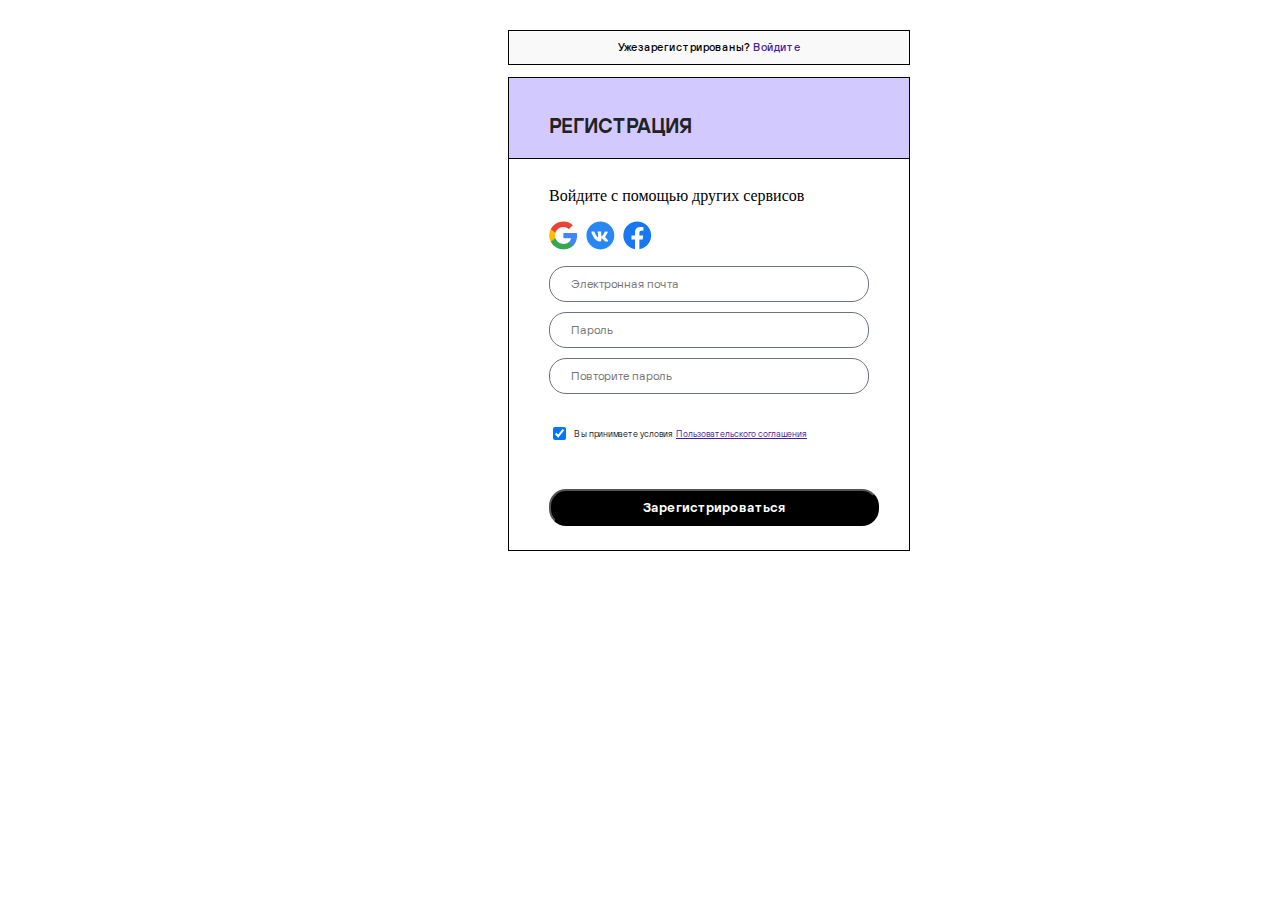
<file: signup.html>
<!DOCTYPE html>
<html lang="en">
<head>
    <meta charset="UTF-8">
    <meta http-equiv="X-UA-Compatible" content="IE=edge">
    <meta name="viewport" content="width=device-width, initial-scale=1.0">
    <title>Регистрация</title>
    <link rel="stylesheet" href="./style.css">
    <link rel="stylesheet" href="./fonts/fonts.css">
</head>
<body>
    <div class="popUp signUp" id="signup">
        <div class="topPart">
            <div class="backLogin">
                <p>Ужезарегистрированы?</p>
                <a href="./login.html">
                    <p id="purpleFont">Войдите</p>
                </a>
            </div>
        </div>
        <div class="signBlock">
            <div class="titlePart">
                <h2>регистрация </h2>
            </div>
            <div class="infoPart1">
                <p>Войдите с помощью других сервисов </p>
                <div class="iconsPart">
                    <img src="./img/Group 1669.png" alt="">
                    <img src="./img/Group 1668.png" alt="">
                    <img src="./img/Group 1667.png" alt="">
                </div>
                <form action="">
                    <input type="email" placeholder="Электронная почта" class="signInput" required>
                    <input type="password" placeholder="Пароль" class="signInput" required>
                    <input type="password" placeholder="Повторите пароль" class="signInput">
                    <label for="check">
                        <div class="checkBlock">
                            <input type="checkbox" id="check" checked>
                            <div class="textPart">
                                <p id="blackText">Вы принимаете условия</p>
                                <p id="purpleText">Пользовательского соглашения</p>
                            </div>
                        </div>
                    </label>
                    <input type="submit" id="button1" value="Зарегистрироваться"> 
                </form>
            </div>
        </div>
    </div>
</body>
</html>
</file>
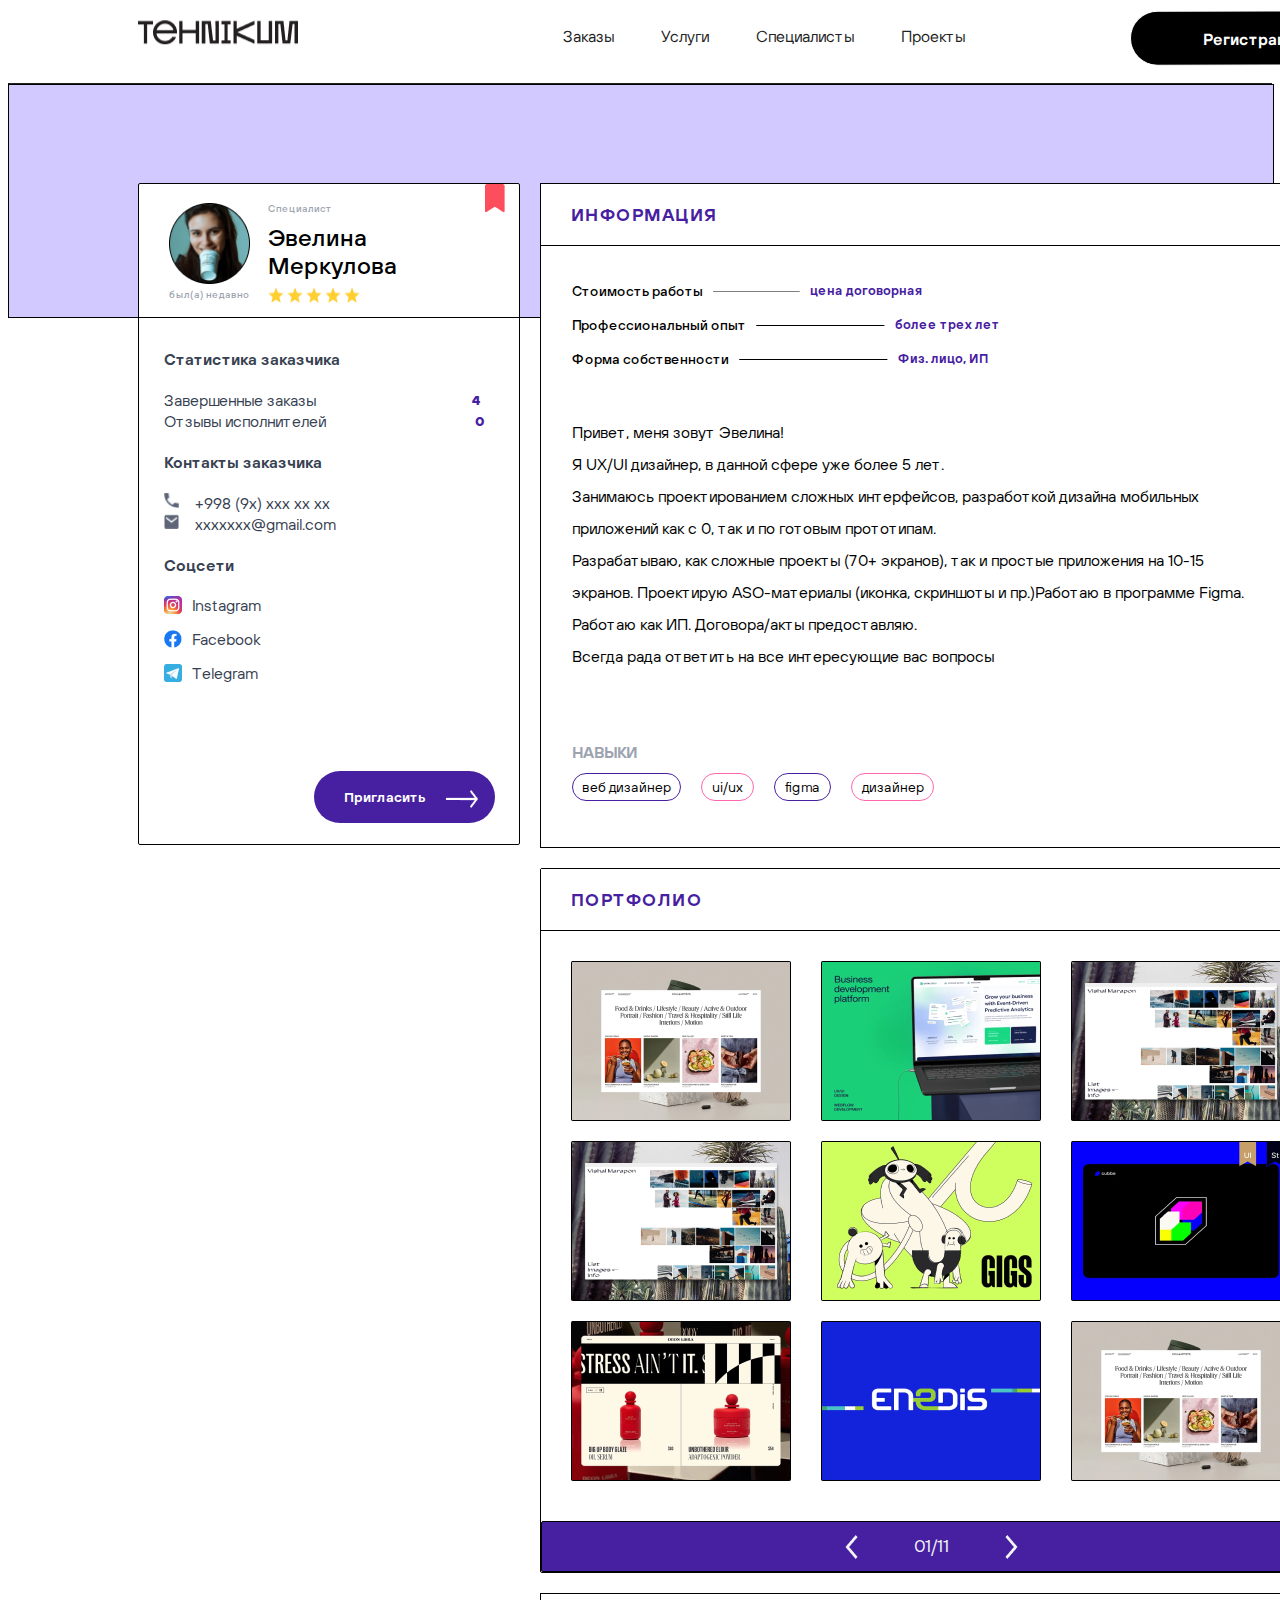
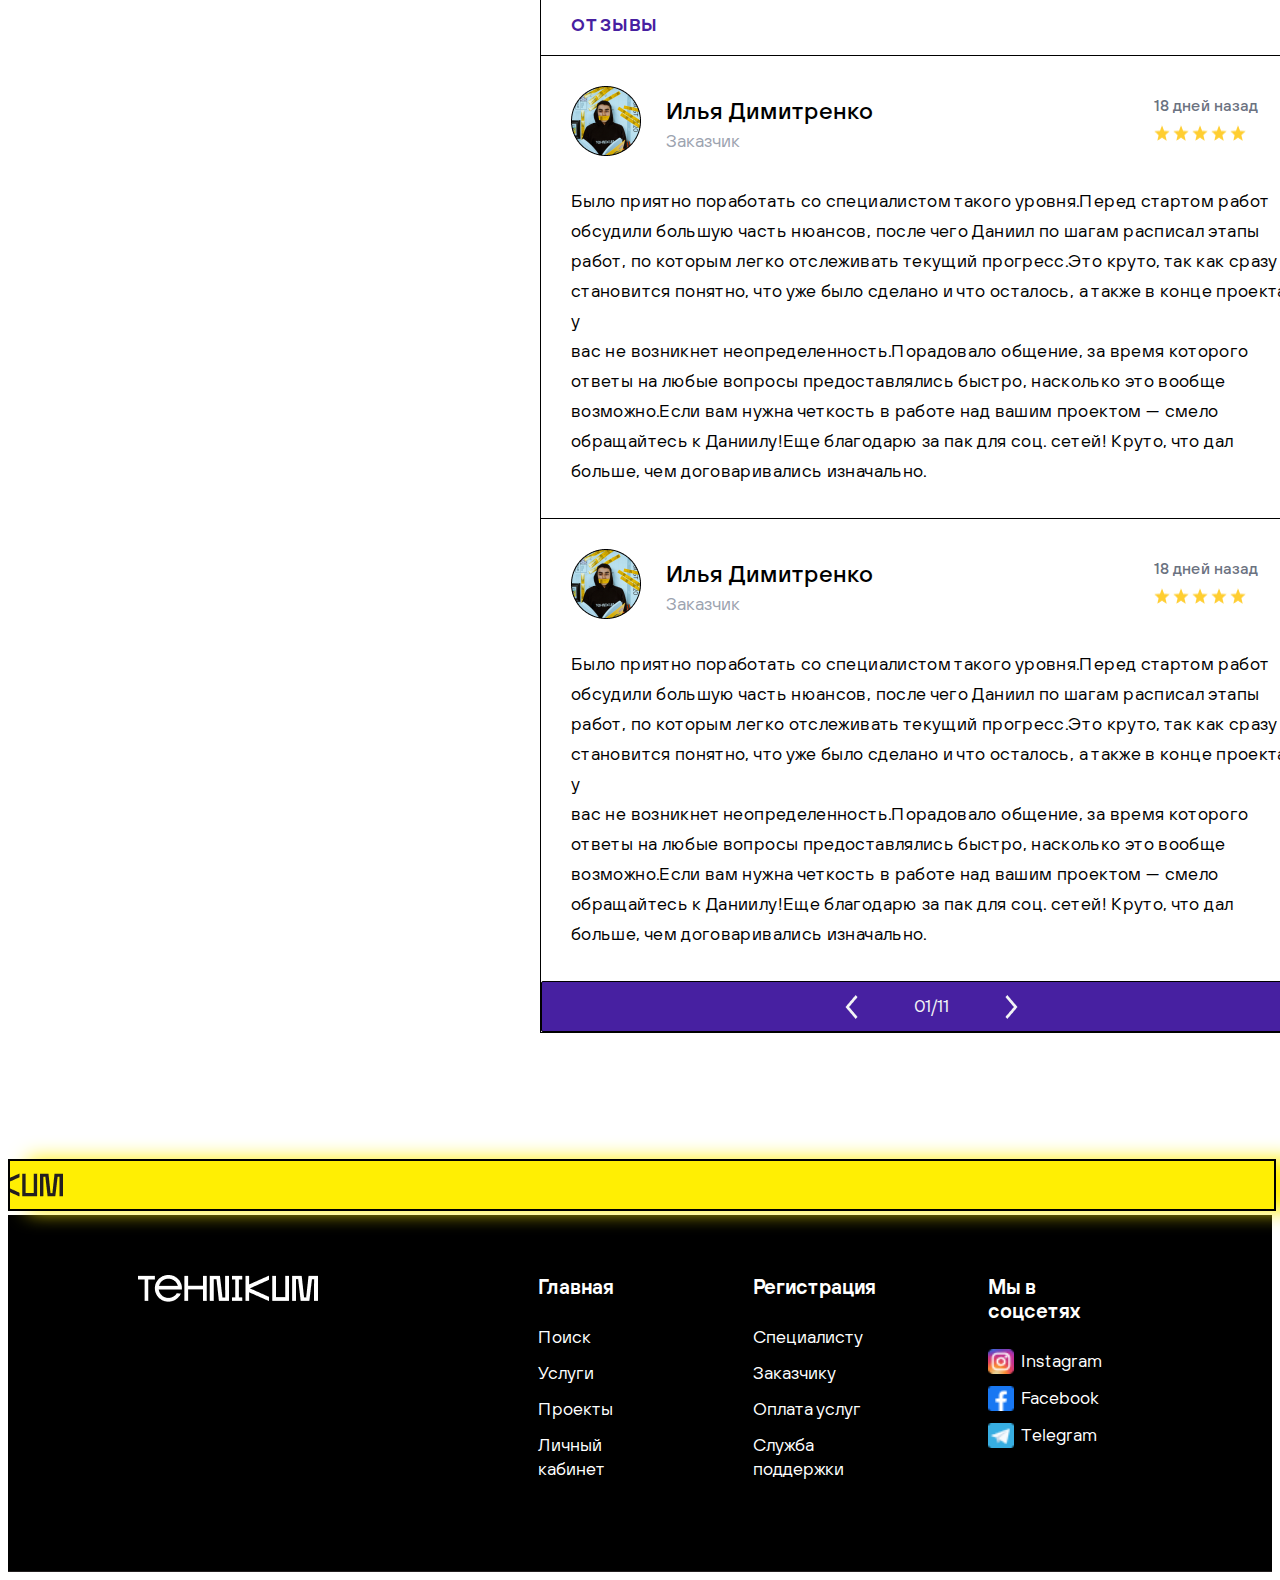
<file: specialistpage.html>
<!DOCTYPE html>
<html lang="en">
<head>
    <meta charset="UTF-8">
    <meta http-equiv="X-UA-Compatible" content="IE=edge">
    <meta name="viewport" content="width=device-width, initial-scale=1.0">
    <title>Страница специалиста</title>
    <link rel="stylesheet" href="./style.css">
    <link rel="stylesheet" href="./fonts/fonts.css">
</head>
<body>
    <div class="contentBlock" id="top">
        <div class="title">
            <div class="photo">
                <a href="./index.html">
                    <img src="./img/Vector.png" alt="">
                </a>
            </div>
            <div class="middlePart">
                <a href="./orders.html">
                    <p>Заказы</p>
                </a>
                <a href="#faculties">
                    <p>Услуги</p>
                </a>
                <a href="./specialists.html">
                    <p>Специалисты</p>
                </a>
                <p>Проекты</p>
            </div>
            <a href="./signup.html">
                <div class="buttonPart signPopUp">
                    Регистрация
                </div>
            </a>
        </div>
    </div>
    <div class="purpleBlock1">    
    </div>
    <div class="hugeMainBlock">
        <div class="specialistProfile">
            <div class="titleProfile">
                <img src="./img/Vector copy 2.png" alt="" id="corner1">
                <div class="leftImgPart">
                    <img src="./img/Ellipse 27.png" alt="">
                    <p class="same">был(а) недавно</p>
                </div>
                <div class="rightInfoPart">
                    <p class="same">Специалист</p>
                    <h3>Эвелина <br> Меркулова</h3>
                    <div class="starsPart">
                        <img src="./img/Star 5.png" alt="">
                        <img src="./img/Star 5.png" alt="">
                        <img src="./img/Star 5.png" alt="">
                        <img src="./img/Star 5.png" alt="">
                        <img src="./img/Star 5.png" alt="">
                    </div>
                </div>
            </div>
            <div class="mainProfilePart">
                <h4 class="contacts">Статистика заказчика</h4>
                <div class="statisticPart">
                    <div class="stats">
                        <span>Завершенные заказы</span>
                        <h5 id="special4">4</h5>
                    </div>
                    <div class="stats">
                        <span>Отзывы исполнителей</span>
                        <h5>0</h5>
                    </div>
                </div>
                <h3 class="contacts">Контакты заказчика</h3>
                <div class="contactPart">
                    <div class="contactingPart">
                        <img src="./img/Vector copy 4.png" alt="">
                        <p class="contactText">+998 (9x) xxx xx xx</p>
                    </div>
                    <div class="contactingPart">
                        <img src="./img/Vector copy 5.png" alt="">
                        <p class="contactText">xxxxxxx@gmail.com</p>
                    </div>
                </div>
                <h3 class="contacts">Соцсети</h3>
                <div class="socialMediaPart">
                    <div class="network">
                        <img src="./img/Group 1727.png" alt="">
                        <p class="sameText">Instagram</p>
                    </div>
                    <div class="network">
                        <img src="./img/Group 1667.png" alt="">
                        <p class="sameText">Facebook</p>
                    </div>
                    <div class="network">
                        <img src="./img/telegram-svgrepo-com (1) 1.png" alt="">
                        <p class="sameText">Telegram</p>
                    </div>
                </div>
                <div class="feedbackButton">
                    <p>Пригласить</p>
                    <img src="./img/Vector-4.png" alt="">
                </div>
            </div>
        </div>
        <div class="mainInfoSpecialistPart">
            <div class="bigInfoBlock">
                <div class="titleInfo">
                    <p>Информация</p>
                </div>
                <div class="centerInfoPart">
                    <div class="discussionBlock">
                        <div class="miniBlock">
                            <span>Стоимость работы</span>
                            <img src="./img/Line 16.png" alt="">
                            <p>цена договорная</p>
                        </div>
                        <div class="miniBlock">
                            <span>Профессиональный опыт</span>
                            <img src="./img/Line 17.png" alt="">
                            <p>более трех лет</p>
                        </div>
                        <div class="miniBlock">
                            <span>Форма собственности</span>
                            <img src="./img/Line 18.png" alt="">
                            <p>Физ. лицо, ИП</p>
                        </div>
                    </div>
                    <p class="mainText">
                        Привет, меня зовут Эвелина! <br>
                        Я UX/UI дизайнер, в данной сфере уже более 5 лет. <br>
                        Занимаюсь проектированием сложных интерфейсов, разработкой дизайна мобильных <br> приложений как с 0, так и по готовым прототипам. <br>
                        Разрабатываю, как сложные проекты (70+ экранов), так и простые приложения на 10-15 <br> экранов.
                        Проектирую ASO-материалы (иконка, скриншоты и пр.)Работаю в программе Figma. <br>
                        Работаю как ИП. Договора/акты предоставляю. <br>
                        Всегда рада ответить на все интересующие вас вопросы
                    </p>
                    <h3 class="greySkill">
                        Навыки
                    </h3>
                    <div class="professionButtons">
                        <div class="web_design common">
                            Веб дизайнер
                        </div>
                        <div class="iu_ux common">
                            UI/Ux
                        </div>
                        <div class="figma common">
                            Figma
                        </div>
                        <div class="design common">
                            Дизайнер
                        </div>
                    </div>
                </div>
            </div>
            <div class="portfolioPart">
                <div class="titleInfo">
                    <p>Портфолио</p>
                </div>
                <div class="bigPicturesPart">
                    <div class="imgRow">
                        <img src="./img/22386425.54a39dd68b550.jpg.png" alt="">
                        <img src="./img/22386425.54a39dd68b550.jpg-2.png" alt="">
                        <img src="./img/22386425.54a39dd68b550.jpg-3.png" alt="">
                    </div>
                    <div class="imgRow">
                        <img src="./img/22386425.54a39dd68b550.jpg-3.png" alt="">
                        <img src="./img/22386425.54a39dd68b550.jpg-4.png" alt="">
                        <img src="./img/22386425.54a39dd68b550.jpg-5.png" alt="">
                    </div>
                    <div class="imgRow">
                        <img src="./img/22386425.54a39dd68b550.jpg-6.png" alt="">
                        <img src="./img/22386425.54a39dd68b550 copy.jpg.png" alt="">
                        <img src="./img/22386425.54a39dd68b550.jpg-2 copy.png" alt="">
                    </div>
                </div>
                <div class="switcherBlock">
                    <img src="./img/Vector copy 3.png" alt="">
                    <span>01/11</span>
                    <img src="./img/Vector-2 copy.png" alt="">
                </div>
            </div>
            <div class="feedbackPart">
                <div class="titleInfo">
                    <p>Отзывы</p>
                </div>
                <div class="feedbackText">
                    <div class="feedbackTextTop">
                        <div class="personInfo">
                            <img src="./img/Ellipse 27 copy.png" alt="">
                            <div class="personData">
                                <h3>Илья Димитренко</h3>
                                <span>Заказчик</span>
                            </div>
                        </div>
                        <div class="personStatus">
                            <span>18 дней назад</span>
                            <div class="starsPart">
                                <img src="./img/Star 5.png" alt="">
                                <img src="./img/Star 5.png" alt="">
                                <img src="./img/Star 5.png" alt="">
                                <img src="./img/Star 5.png" alt="">
                                <img src="./img/Star 5.png" alt="">
                            </div>
                        </div>
                    </div>
                    <div class="feedbackTextMiddle">
                        <p>Было приятно поработать со специалистом такого уровня.Перед стартом работ <br> обсудили большую часть нюансов, после чего Даниил по шагам расписал этапы <br> работ, по которым легко отслеживать текущий прогресс.Это круто, так как сразу <br> становится понятно, что уже было сделано и что осталось, а также в конце проекта у <br> вас не возникнет неопределенность.Порадовало общение, за время которого <br> ответы на любые вопросы предоставлялись быстро, насколько это вообще <br> возможно.Если вам нужна четкость в работе над вашим проектом — смело <br> обращайтесь к Даниилу!Еще благодарю за пак для соц. сетей! Круто, что дал <br> больше, чем договаривались изначально.</p>
                    </div>
                </div>
                <div class="feedbackText secondFeedback">
                    <div class="feedbackTextTop">
                        <div class="personInfo">
                            <img src="./img/Ellipse 27 copy.png" alt="">
                            <div class="personData">
                                <h3>Илья Димитренко</h3>
                                <span>Заказчик</span>
                            </div>
                        </div>
                        <div class="personStatus">
                            <span>18 дней назад</span>
                            <div class="starsPart">
                                <img src="./img/Star 5.png" alt="">
                                <img src="./img/Star 5.png" alt="">
                                <img src="./img/Star 5.png" alt="">
                                <img src="./img/Star 5.png" alt="">
                                <img src="./img/Star 5.png" alt="">
                            </div>
                        </div>
                    </div>
                    <div class="feedbackTextMiddle">
                        <p>Было приятно поработать со специалистом такого уровня.Перед стартом работ <br> обсудили большую часть нюансов, после чего Даниил по шагам расписал этапы <br> работ, по которым легко отслеживать текущий прогресс.Это круто, так как сразу <br> становится понятно, что уже было сделано и что осталось, а также в конце проекта у <br> вас не возникнет неопределенность.Порадовало общение, за время которого <br> ответы на любые вопросы предоставлялись быстро, насколько это вообще <br> возможно.Если вам нужна четкость в работе над вашим проектом — смело <br> обращайтесь к Даниилу!Еще благодарю за пак для соц. сетей! Круто, что дал <br> больше, чем договаривались изначально.</p>
                    </div>
                </div>
                <div class="switcherBlock">
                    <img src="./img/Vector copy 3.png" alt="">
                    <span>01/11</span>
                    <img src="./img/Vector-2 copy.png" alt="">
                </div>
            </div>
        </div>
    </div>
    <marquee behavior="scroll" direction="right" truespeed="30">
        <div class="photos">
            <img src="./img/Vector.png" alt="">
            <img src="./img/Vector.png" alt="">
            <img src="./img/Vector.png" alt="">
            <img src="./img/Vector.png" alt="">
            <img src="./img/Vector.png" alt="">
            <img src="./img/Vector.png" alt="">
            <img src="./img/Vector.png" alt="">
            <img src="./img/Vector.png" alt="">
            <img src="./img/Vector.png" alt="">
            <img src="./img/Vector.png" alt="">
            <img src="./img/Vector.png" alt="">
            <img src="./img/Vector.png" alt="">
        </div>
    </marquee>
    <div class="contentBlock black">
        <div class="fifthScreen">
            <div class="picturePart">
                <a href="#top">
                    <img src="./img/лого.png" alt="">
                </a>
            </div>
            <div class="column">
                <a href="./index.html">
                    <p class="firstTitles">Главная</p>
                </a>
                <a href="#top">
                    <p>Поиск</p>
                </a>
                <a href="#faculties">
                    <p>Услуги</p>
                </a>
                <p>Проекты</p>
                <p>Личный кабинет</p>
            </div>
            <div class="column">
                <a href="./signup.html">
                    <p class="firstTitles">Регистрация</p>
                </a>
                <p>Специалисту</p>
                <p>Заказчику</p>
                <p>Оплата услуг</p>
                <p>Служба поддержки</p>
            </div>
            <div class="column">
                <p class="firstTitles">Мы в соцсетях</p>
                <a href="https://www.instagram.com/tehnikum.school/">
                    <div class="socialMedia">
                        <img src="./img/Group 1727.png" alt="">
                        <p>Instagram</p>
                    </div>
                </a>
                <a href="https://www.facebook.com/pages/category/Private-School/Tehnikum-school-104980401858942/">
                    <div class="socialMedia">
                        <img src="./img/facebook-svgrepo-com (1) 1.png" alt="">
                        <p>Facebook</p>
                    </div>
                </a> 
                <a href="https://t.me/school_tehnikum">
                    <div class="socialMedia">
                        <img src="./img/telegram-svgrepo-com (1) 1.png" alt="">
                        <p>Telegram</p>
                    </div>
                </a>
            </div>
        </div>
    </div>
</body>
</html>
</file>
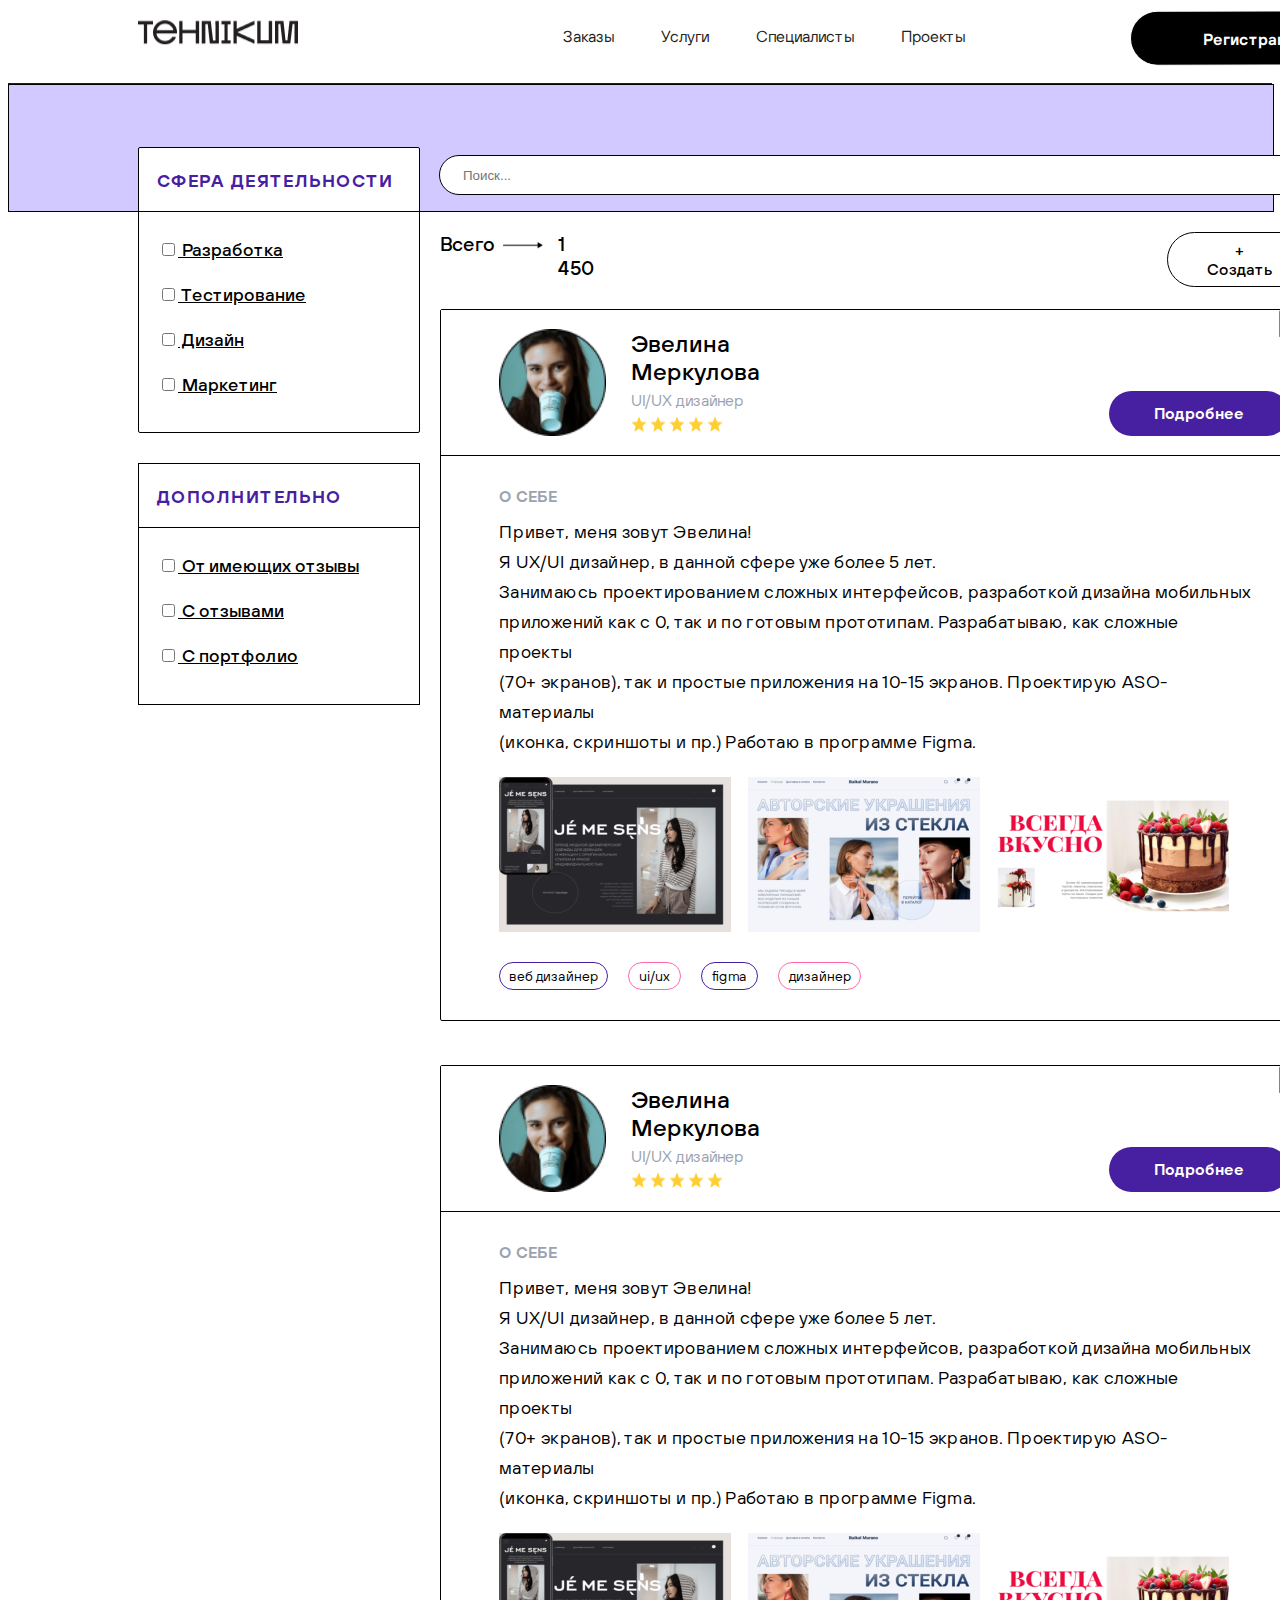
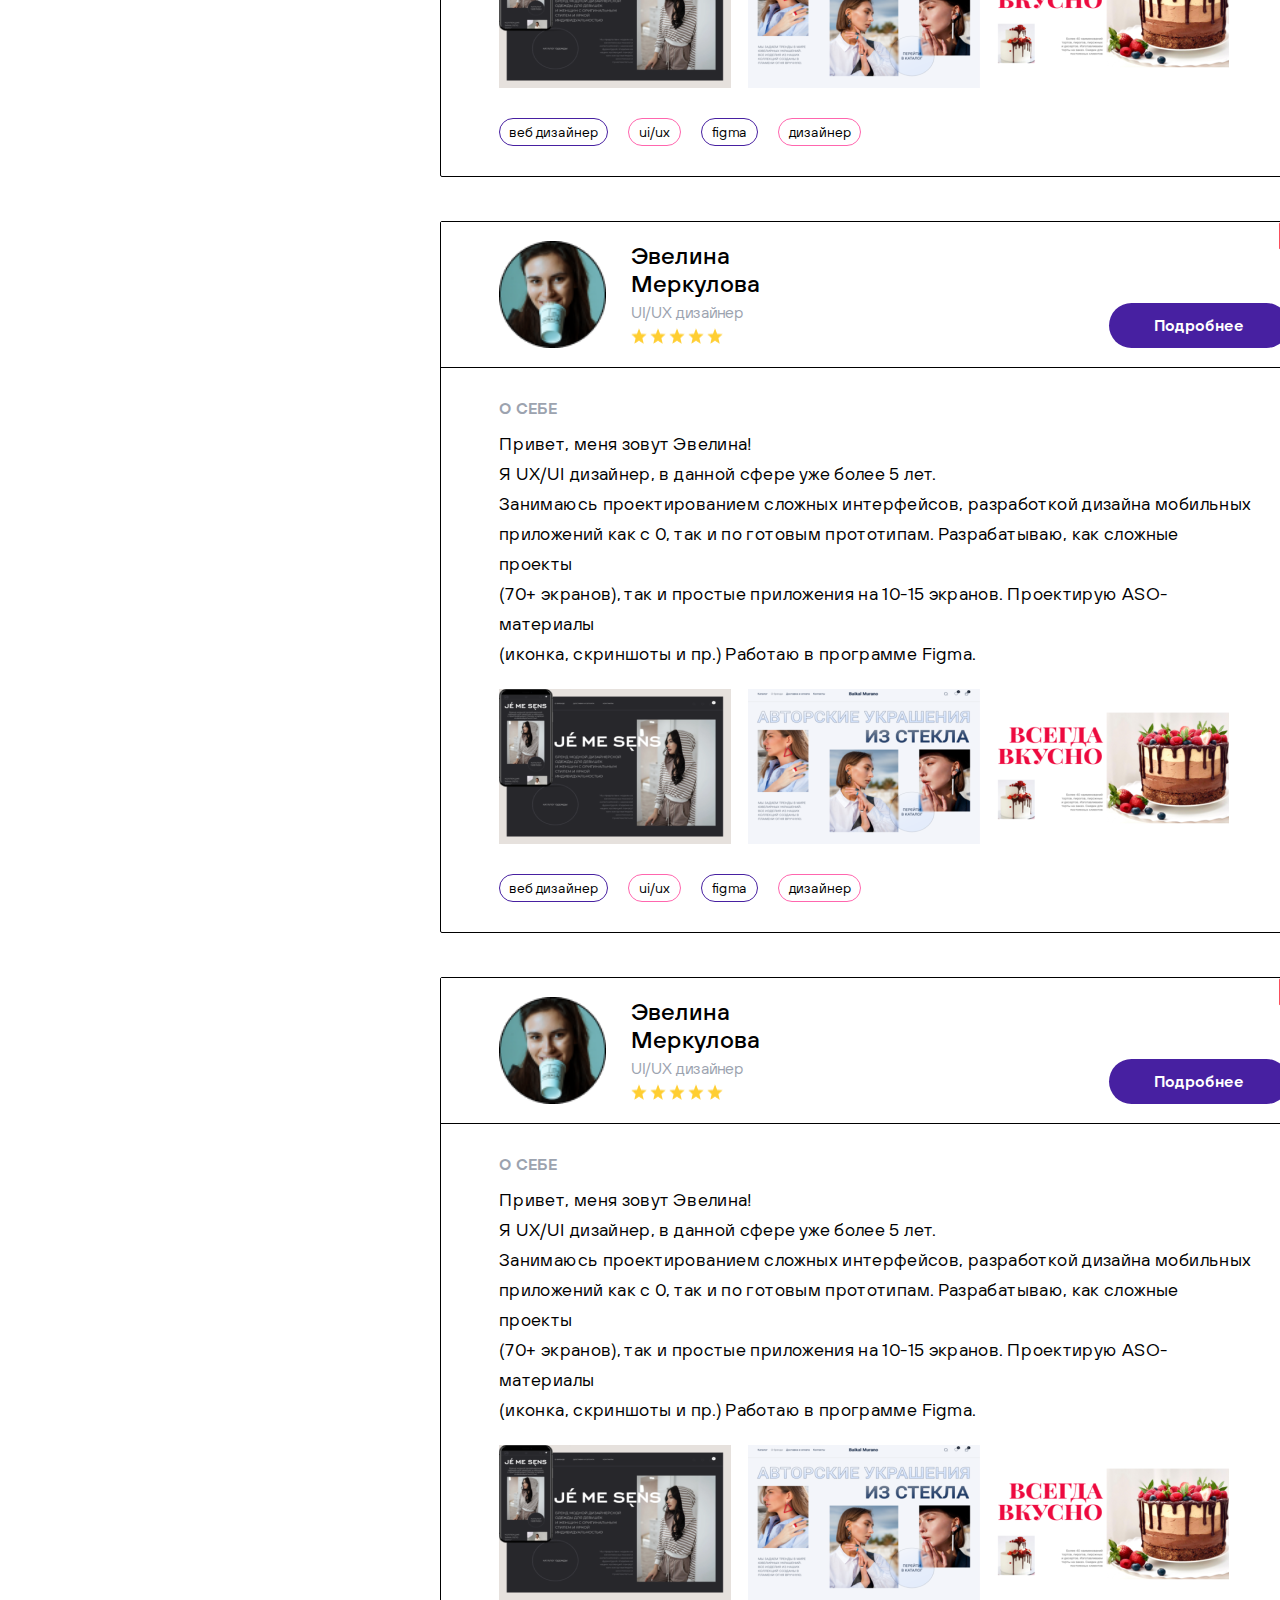
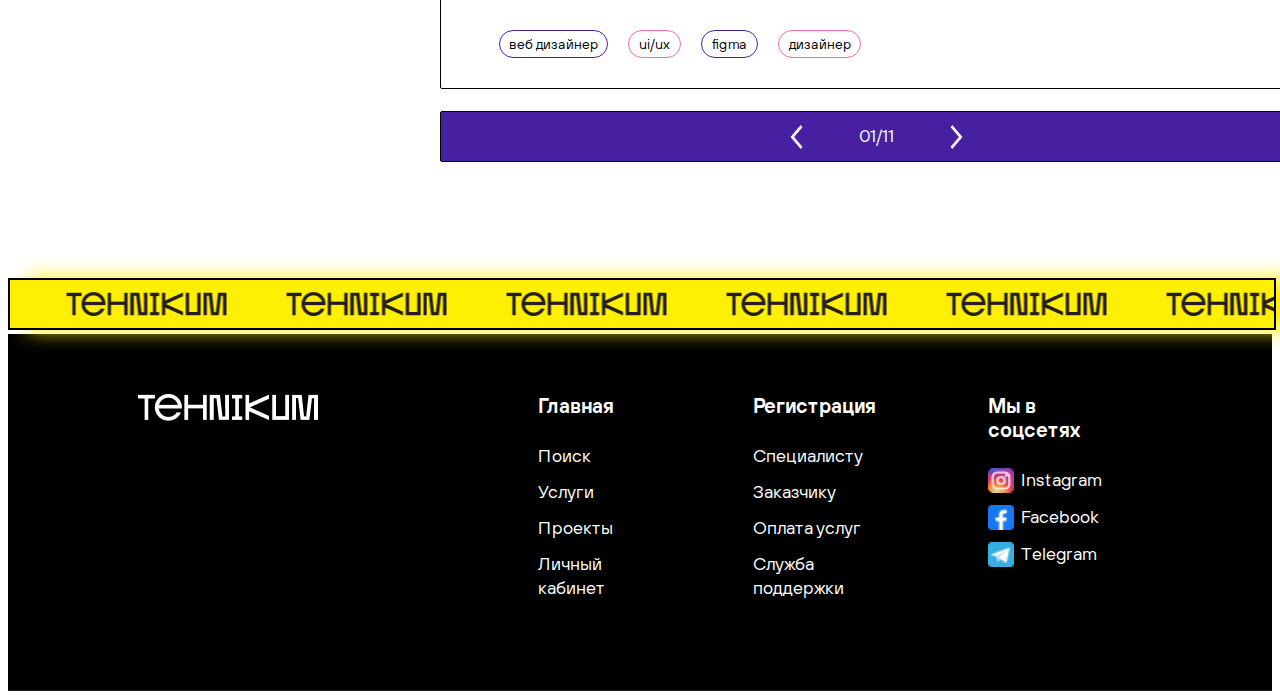
<file: specialists.html>
<!DOCTYPE html>
<html lang="en">
<head>
    <meta charset="UTF-8">
    <meta http-equiv="X-UA-Compatible" content="IE=edge">
    <meta name="viewport" content="width=device-width, initial-scale=1.0">
    <title>Специалисты</title>
    <link rel="stylesheet" href="./style.css">
    <link rel="stylesheet" href="./fonts/fonts.css">
</head>
<body>
    <!-- Title  -->
    <div class="contentBlock" id="top">
        <div class="title">
            <div class="photo">
                <a href="./index.html">
                    <img src="./img/Vector.png" alt="">
                </a>
            </div>
            <div class="middlePart">
                <a href="./orders.html">
                    <p>Заказы</p>
                </a>
                <a href="#faculties">
                    <p>Услуги</p>
                </a>
                <p>Специалисты</p>
                <p>Проекты</p>
            </div>
            <a href="./signup.html">
                <div class="buttonPart signPopUp">
                    Регистрация
                </div>
            </a>
        </div>
    </div>
    <div class="purpleBlock">
        <input type="text" placeholder="Поиск...">
    </div>
    <div class="mainBlockPart">
        <div class="leftBlock">
            <div class="firstBlock">
                <div class="purpleTitle">
                    <h3>Сфера деятельности</h3>
                </div>
                <div class="listPart">
                    <label for="first">
                        <input type="checkbox" id="first">
                        Разработка
                    </label>
                    <label for="second">
                        <input type="checkbox" id="second">
                        Тестирование
                    </label>
                    <label for="third">
                        <input type="checkbox" id="third">
                        Дизайн
                    </label>
                    <label for="fourth">
                        <input type="checkbox" id="fourth">
                        Маркетинг
                    </label>
                </div>
            </div>
            <div class="secondBlock">
                <div class="purpleTitle">
                    <h3>Дополнительно</h3>
                </div>
                <div class="listPart" id="listPart1">
                    <label for="first1">
                        <input type="checkbox" id="first1">
                        От имеющих отзывы
                    </label>
                    <label for="second1">
                        <input type="checkbox" id="second1">
                        С отзывами
                    </label>
                    <label for="third1">
                        <input type="checkbox" id="third1">
                        С портфолио
                    </label>
                </div>
            </div>
        </div>
        <div class="centerBlock">
            <div class="centerBlockTop">
                <div class="leftTitlePart">
                    <span>Всего</span>
                    <img src="./img/Vector copy.png" alt="">
                    <span>1 450</span>
                </div>
                <div class="rightTitlePart">
                    + Создать
                </div>
            </div>
            <div class="centerContentBlockMain">
                <div class="centerBlockContent">
                    <div class="personTitle">
                        <img src="./img/Vector copy 2.png" alt="" id="corner">
                        <div class="personInfo">
                            <img src="./img/Ellipse 27.png" alt="">
                            <div class="infoPersonPart">
                                <h3>Эвелина Меркулова</h3>
                                <span class="profession">UI/UX дизайнер</span>
                                <div class="starsPart">
                                    <img src="./img/Star 5.png" alt="">
                                    <img src="./img/Star 5.png" alt="">
                                    <img src="./img/Star 5.png" alt="">
                                    <img src="./img/Star 5.png" alt="">
                                    <img src="./img/Star 5.png" alt="">
                                </div>
                            </div>
                        </div>
                        <a href="./specialistpage.html">
                            <div class="infoButton">
                                Подробнее
                            </div>
                        </a>
                    </div>
                    <div class="personalInfo">
                        <p>О себе</p>
                        <span>
                            Привет, меня зовут Эвелина! <br>
                            Я UX/UI дизайнер, в данной сфере уже более 5 лет. <br>
                            Занимаюсь проектированием сложных интерфейсов, разработкой дизайна мобильных <br> приложений как с 0, так и по готовым прототипам. Разрабатываю, как сложные проекты <br> (70+ экранов), так и простые приложения на 10-15 экранов. Проектирую ASO-материалы <br> (иконка, скриншоты и пр.) Работаю в программе Figma.
                        </span>
                        <div class="imagesPart">
                            <img src="./img/preview_c0d4816a2b.png.png" alt="">
                            <img src="./img/preview_0ebcdb24c7.png.png" alt="">
                            <img src="./img/preview_663e3742a3.png.png" alt="">
                        </div>
                        <div class="professionButtons">
                            <div class="web_design common">
                                Веб дизайнер
                            </div>
                            <div class="iu_ux common">
                                UI/Ux
                            </div>
                            <div class="figma common">
                                Figma
                            </div>
                            <div class="design common">
                                Дизайнер
                            </div>
                        </div>
                    </div>
                </div>
                <div class="centerBlockContent">
                    <div class="personTitle">
                        <img src="./img/Vector copy 2.png" alt="" id="corner">
                        <div class="personInfo">
                            <img src="./img/Ellipse 27.png" alt="">
                            <div class="infoPersonPart">
                                <h3>Эвелина Меркулова</h3>
                                <span class="profession">UI/UX дизайнер</span>
                                <div class="starsPart">
                                    <img src="./img/Star 5.png" alt="">
                                    <img src="./img/Star 5.png" alt="">
                                    <img src="./img/Star 5.png" alt="">
                                    <img src="./img/Star 5.png" alt="">
                                    <img src="./img/Star 5.png" alt="">
                                </div>
                            </div>
                        </div>
                        <a href="./specialistpage.html">
                            <div class="infoButton">
                                Подробнее
                            </div>
                        </a>
                    </div>
                    <div class="personalInfo">
                        <p>О себе</p>
                        <span>
                            Привет, меня зовут Эвелина! <br>
                            Я UX/UI дизайнер, в данной сфере уже более 5 лет. <br>
                            Занимаюсь проектированием сложных интерфейсов, разработкой дизайна мобильных <br> приложений как с 0, так и по готовым прототипам. Разрабатываю, как сложные проекты <br> (70+ экранов), так и простые приложения на 10-15 экранов. Проектирую ASO-материалы <br> (иконка, скриншоты и пр.) Работаю в программе Figma.
                        </span>
                        <div class="imagesPart">
                            <img src="./img/preview_c0d4816a2b.png.png" alt="">
                            <img src="./img/preview_0ebcdb24c7.png.png" alt="">
                            <img src="./img/preview_663e3742a3.png.png" alt="">
                        </div>
                        <div class="professionButtons">
                            <div class="web_design common">
                                Веб дизайнер
                            </div>
                            <div class="iu_ux common">
                                UI/Ux
                            </div>
                            <div class="figma common">
                                Figma
                            </div>
                            <div class="design common">
                                Дизайнер
                            </div>
                        </div>
                    </div>
                </div>
                <div class="centerBlockContent">
                    <div class="personTitle">
                        <img src="./img/Vector copy 2.png" alt="" id="corner">
                        <div class="personInfo">
                            <img src="./img/Ellipse 27.png" alt="">
                            <div class="infoPersonPart">
                                <h3>Эвелина Меркулова</h3>
                                <span class="profession">UI/UX дизайнер</span>
                                <div class="starsPart">
                                    <img src="./img/Star 5.png" alt="">
                                    <img src="./img/Star 5.png" alt="">
                                    <img src="./img/Star 5.png" alt="">
                                    <img src="./img/Star 5.png" alt="">
                                    <img src="./img/Star 5.png" alt="">
                                </div>
                            </div>
                        </div>
                        <a href="./specialistpage.html">
                            <div class="infoButton">
                                Подробнее
                            </div>
                        </a>
                    </div>
                    <div class="personalInfo">
                        <p>О себе</p>
                        <span>
                            Привет, меня зовут Эвелина! <br>
                            Я UX/UI дизайнер, в данной сфере уже более 5 лет. <br>
                            Занимаюсь проектированием сложных интерфейсов, разработкой дизайна мобильных <br> приложений как с 0, так и по готовым прототипам. Разрабатываю, как сложные проекты <br> (70+ экранов), так и простые приложения на 10-15 экранов. Проектирую ASO-материалы <br> (иконка, скриншоты и пр.) Работаю в программе Figma.
                        </span>
                        <div class="imagesPart">
                            <img src="./img/preview_c0d4816a2b.png.png" alt="">
                            <img src="./img/preview_0ebcdb24c7.png.png" alt="">
                            <img src="./img/preview_663e3742a3.png.png" alt="">
                        </div>
                        <div class="professionButtons">
                            <div class="web_design common">
                                Веб дизайнер
                            </div>
                            <div class="iu_ux common">
                                UI/Ux
                            </div>
                            <div class="figma common">
                                Figma
                            </div>
                            <div class="design common">
                                Дизайнер
                            </div>
                        </div>
                    </div>
                </div>
                <div class="centerBlockContent">
                    <div class="personTitle">
                        <img src="./img/Vector copy 2.png" alt="" id="corner">
                        <div class="personInfo">
                            <img src="./img/Ellipse 27.png" alt="">
                            <div class="infoPersonPart">
                                <h3>Эвелина Меркулова</h3>
                                <span class="profession">UI/UX дизайнер</span>
                                <div class="starsPart">
                                    <img src="./img/Star 5.png" alt="">
                                    <img src="./img/Star 5.png" alt="">
                                    <img src="./img/Star 5.png" alt="">
                                    <img src="./img/Star 5.png" alt="">
                                    <img src="./img/Star 5.png" alt="">
                                </div>
                            </div>
                        </div>
                        <a href="./specialistpage.html">
                            <div class="infoButton">
                                Подробнее
                            </div>
                        </a>
                    </div>
                    <div class="personalInfo">
                        <p>О себе</p>
                        <span>
                            Привет, меня зовут Эвелина! <br>
                            Я UX/UI дизайнер, в данной сфере уже более 5 лет. <br>
                            Занимаюсь проектированием сложных интерфейсов, разработкой дизайна мобильных <br> приложений как с 0, так и по готовым прототипам. Разрабатываю, как сложные проекты <br> (70+ экранов), так и простые приложения на 10-15 экранов. Проектирую ASO-материалы <br> (иконка, скриншоты и пр.) Работаю в программе Figma.
                        </span>
                        <div class="imagesPart">
                            <img src="./img/preview_c0d4816a2b.png.png" alt="">
                            <img src="./img/preview_0ebcdb24c7.png.png" alt="">
                            <img src="./img/preview_663e3742a3.png.png" alt="">
                        </div>
                        <div class="professionButtons">
                            <div class="web_design common">
                                Веб дизайнер
                            </div>
                            <div class="iu_ux common">
                                UI/Ux
                            </div>
                            <div class="figma common">
                                Figma
                            </div>
                            <div class="design common">
                                Дизайнер
                            </div>
                        </div>
                    </div>
                </div>
                <div class="switcherBlock">
                    <img src="./img/Vector copy 3.png" alt="">
                    <span>01/11</span>
                    <img src="./img/Vector-2 copy.png" alt="">
                </div>
            </div>
        </div>
    </div>
    <marquee behavior="scroll" direction="right" truespeed="30">
        <div class="photos">
            <img src="./img/Vector.png" alt="">
            <img src="./img/Vector.png" alt="">
            <img src="./img/Vector.png" alt="">
            <img src="./img/Vector.png" alt="">
            <img src="./img/Vector.png" alt="">
            <img src="./img/Vector.png" alt="">
            <img src="./img/Vector.png" alt="">
            <img src="./img/Vector.png" alt="">
            <img src="./img/Vector.png" alt="">
            <img src="./img/Vector.png" alt="">
            <img src="./img/Vector.png" alt="">
            <img src="./img/Vector.png" alt="">
        </div>
    </marquee>
    <div class="contentBlock black">
        <div class="fifthScreen">
            <div class="picturePart">
                <a href="#top">
                    <img src="./img/лого.png" alt="">
                </a>
            </div>
            <div class="column">
                <a href="./index.html">
                    <p class="firstTitles">Главная</p>
                </a>
                <a href="#top">
                    <p>Поиск</p>
                </a>
                <a href="#faculties">
                    <p>Услуги</p>
                </a>
                <p>Проекты</p>
                <a href="./personalpage.html">
                    <p>Личный кабинет</p>
                </a>
            </div>
            <div class="column">
                <a href="./signup.html">
                    <p class="firstTitles">Регистрация</p>
                </a>
                <p>Специалисту</p>
                <p>Заказчику</p>
                <p>Оплата услуг</p>
                <p>Служба поддержки</p>
            </div>
            <div class="column">
                <p class="firstTitles">Мы в соцсетях</p>
                <a href="https://www.instagram.com/tehnikum.school/">
                    <div class="socialMedia">
                        <img src="./img/Group 1727.png" alt="">
                        <p>Instagram</p>
                    </div>
                </a>
                <a href="https://www.facebook.com/pages/category/Private-School/Tehnikum-school-104980401858942/">
                    <div class="socialMedia">
                        <img src="./img/facebook-svgrepo-com (1) 1.png" alt="">
                        <p>Facebook</p>
                    </div>
                </a> 
                <a href="https://t.me/school_tehnikum">
                    <div class="socialMedia">
                        <img src="./img/telegram-svgrepo-com (1) 1.png" alt="">
                        <p>Telegram</p>
                    </div>
                </a>
            </div>
        </div>
    </div>
</body>
</html>
</file>
<file: style.css>
* {
    scroll-behavior: smooth;
}
.contentBlock {
    padding: 0 130px 17px 130px;
    border-bottom: 1px solid #231F20;
}
.title {
    display: flex;
    column-gap: 165px;
    margin-top: 11px;
    transform: rotate(-0.04deg);
}
.middlePart {
    margin-left: 100px;
    display: flex;
    column-gap: 47px;
}
.middlePart p {
    font-weight: 400;
    font-size: 16px;
    line-height: 19px;
    color: #222222;
    font-family: 'TT Hoves';
    transition: 0.3s;
}
.middlePart p:hover {
    font-weight: 600;
    color: #000000;
    border-bottom: 2px solid #000000;
    transition: 0.3s;
}
.buttonPart {
    font-family: 'TT Hoves';
    padding: 8.5px 36.5px;
    width: 172px;
    height: 36px;
    background: #000000;
    border: 1px solid #FFFFFF;
    border-radius: 30px;
    font-weight: 600;
    font-size: 16px;
    line-height: 36px;
    text-align: center;
    color: #FFFFFF;
}
.buttonPart:hover {
    background:#333232;
}
.photo {
    margin-top: 9px;
}
/* Fisrt Screen */
.firstScreen {
    display: flex;
    column-gap: 30px;
    margin-top: 130px;
}
.first {
    border:0px;
}
.leftPart {
    display: flex;
    flex-direction: column;
    row-gap: 40px;
    width: 680px !important;
}
.rightPart img {
    width: 616px;
    height: 666px;
    margin-top: -100px;
}
.mainText {
    display: flex;
    flex-direction: column;
}
.row {
    display: flex;
    column-gap: 10px;
}
.mainText h2 {
    font-family: 'TT Hoves';
    font-weight: 600;
    font-size: 40px;
    line-height: 47px;
    letter-spacing: 0.015em;
    text-transform: uppercase;
    margin: 0;
}
#purple1 {
    color:#4720A1;
    font-family: 'Chava';
}
#purple2 {
    color:#4720A1;
    font-family: 'Chava';
}
.secondaryText {
    display: flex;
    flex-direction: column;
    row-gap: 10px;
    margin-bottom: 30px;
}
.vectorPart {
    display: flex;
    column-gap:20px;
    margin-left: 30px;
}
.vectorPart img {
    width: 48px;
    height: 15px;
    margin-top: 5px;
}
.secondaryText p {
    margin: 0;
    font-weight: 500;
    font-size: 20px;
    line-height: 24px;
    letter-spacing: 0.02em;
    color: #000000;
    font-family: 'TT Hoves';
}
.formBlock {
    display: flex;
    flex-direction: column;
    row-gap: 14px;
}
.formBlock input {
    /* width: 680px; */
    height: 42px;
    background: #FFFFFF;
    border: 1px solid #000000;
    border-radius: 40px;
    font-weight: 400;
    font-size: 16px;
    line-height: 42px;
    color: #6B7280;
    padding: 7px 30px !important;
    font-family: 'TT Hoves';
}
.buttonBlock {
    display: flex;
    column-gap:10px;
}
.greenButton {
    width: 199px;
    height: 36px;
    background: #5CEEA6;
    border: 1px solid #000000;
    border-radius: 30px;
    font-weight: 400;
    font-size: 16px;
    line-height: 36px;
    padding: 8.5px 51.5px;
    text-align: center;
    font-family: 'TT Hoves';
}
.greenButton:hover {
    background: #4bb881;
}
.whiteButton {
    width: 203px;
    height: 36px;
    background: #FFFFFF;
    border: 1px solid #000000;
    border-radius: 30px;
    font-weight: 400;
    font-size: 16px;
    line-height: 36px;
    padding: 8.5px 44.5px;
    text-align: center;
    font-family: 'TT Hoves';
}
.whiteButton:hover {
    background: #c4c0c0;
}
marquee {
    background: #FFEF03;
    border: 2px solid #000000;
    padding: 12px 0px;
    width: 100%;
    box-shadow: 20px 0px 20px 0px #FFEF03;
}
.photos {
    display: flex;
    column-gap:60px;
}
/* Second Screen  */
.second {
    padding-top: 116px;
    border:0px;
}
.secondScreen {
    display: flex;
    column-gap:20px;
}
.block {
    display: flex;
    flex-direction: column;
    row-gap: 20px;
}
.contentPart {
    font-family: 'TT Hoves';
    background: #FFFFFF;
    border: 2px solid #000000;
    display: flex;
    flex-direction: column;
    row-gap: 10px;
    padding: 40px 16px 16px 43px;
}
.contentPart p,h3,h4 {
    margin: 0px;
}
.score {
    display: flex;
    column-gap:20px;
    border: 2px solid #000000;
    border-radius: 30px;
    padding: 2px 10px 2px 40px;
    margin: 120px 0px 0px 120px;
}
#score3 {
    margin-top: 139px;
}
#score4 {
    margin-top: 100px;
}
/* Third Screen*/
.thirdScreen {
    display: flex;
    column-gap: 100px;
}
.third {
    padding: 120px 0px 120px 130px;
    border:0px;
}
.leftContent h2 {
    font-family: 'TT Hoves';
    font-weight: 600;
    font-size: 32px;
    line-height: 51px;
    letter-spacing: 0.04em;
    text-transform: uppercase;
    color: #000000;
    margin: 0px;
}
.reasonPart {
    display: flex;
    flex-direction: column;
    row-gap: 60px;
}
.reasons {
    display: flex;
    column-gap:112px;
    font-family: 'TT Hoves';
}
.reasons h4 {
    margin: 0px;
    margin-top: 40px;
}
#last {
    width: 200px;
}
#center {
    margin-right: 22px;
}
.photoPart1 {
    display: flex;
    column-gap: 15px;
    margin-bottom: 70px;
}
.photoPart1 img {
    width: 200px;
    height: 30px;
    margin-top: 10px;
}
.photoPart1 h2 {
    margin: 0px;
}
.rightContent img {
    width: 470px;
    height: 662px;
}
/* Fourth Screen  */
.fourthScreen {
    display: flex;
}
.fourth {
    padding: 120px 0px;
    border:0px;
    position: relative;
}
.purpleText {
    display: flex;
    column-gap:5px;
}
#purplePart {
    font-family: 'Chava';
    color:#4720A1;
    font-weight: 600;
    font-size: 32px;
    line-height: 38px;
    text-transform: uppercase;
}
.purpleText h2 {
    margin: 0px;
    font-weight: 600;
    font-size: 32px;
    line-height: 38px;
    text-transform: uppercase;
    color: #000000;
    font-family: 'TT Hoves';
}
.supportPart p {
    margin: 0px;
    font-family: 'TT Hoves';
    font-weight: 400;
    font-size: 18px;
    line-height: 24px;
    color: #000000;
}
.supportPart {
    display: flex;
    flex-direction: column;
    row-gap: 17px;
    padding: 70px 160px 50px 50px;
    border: 2px solid #000000;
    border-left: 0px;
    height: 263px;
}
.blackButton {
    display: flex;
    column-gap:20px;
    background: #000000;
    border: 1px solid #000000;
    border-radius: 30px;
    font-family: 'TT Hoves';
    font-weight: 500;
    font-size: 16px;
    line-height: 19px;
    color: #FFFFFF;
    padding: 10.5px 28px;
    margin-top: 20px;
    margin-left: 380px;
}
.blackButton:hover {
    background:#333232;
}
.blackButton img {
    width: 48px;
    height: 18px;
}
#description {
    margin-top: -13px;
}
/* Fifth Screen  */
.fifthScreen {
    display: flex;
    column-gap: 90px;
}
.black {
    background: #000000;
    padding: 60px 150px 90px 130px;
}
.column {
    display: flex;
    flex-direction: column;
    row-gap: 12px;
}
.column p {
    margin: 0px;
    font-family: 'TT Hoves';
    font-weight: 400;
    font-size: 18px;
    line-height: 24px;
    color: #FFFFFF;
    transition: 0.3s;
}
.column p:hover {
    font-weight: 600;
    transition: 0.3s;
}
.firstTitles {
    font-weight: 600 !important;
    font-size: 20px !important;
    line-height: 24px;
    color: #FFFFFF;
    margin-bottom: 14px !important;
}
.firstTitles:hover {
    font-weight: 800 !important;
}
.picturePart img {
    margin-right: 130px;
}
.socialMedia {
    display: flex;
    column-gap:7px;
}
.socialMedia img {
    width: 26px;
    height: 25px;
}
/* Pop Up Log In */
#login {
    margin-left: 500px;
}
.loginBlock {
    border: 1px solid #000000;
    width: 400px;
    height: 400px;
}
.titlePart h2 {
    font-family: 'TT Hoves';
    font-weight: 600;
    font-size: 20px;
    line-height: 41px;
    text-transform: uppercase;
    color: #222222;
    margin: 0px;
}
.titlePart {
    padding: 27px 305px 12px 40px;
    background-color: #D1C9FF;
    border-bottom: 1px solid #000000;
}
.infoPart {
    padding: 12px 40px 57px 40px;
}
.infoPart p {
    font-family: 'TT Hoves';
    font-weight: 500;
    font-size: 8.88889px;
    line-height: 10px;
    color: #4B5563;
    margin: 0px;
    margin-bottom: 8px;
}
.iconsPart {
    display: flex;
    column-gap:8px;
    margin-bottom: 16px;
}
.loginInput {
    font-family: 'TT Hoves';
    font-weight: 400;
    font-size: 12px;
    line-height: 14px;
    color: #AFB4BE;
    border: 1px solid #6B7280;
    border-radius: 17px;
    padding: 9px 183px 9px 21px;
    width: 114px;
    height: 16px;
    display: block;
    margin-top: 10px;
}
#label {
    font-family: 'TT Hoves';
    font-weight: 400;
    font-size: 8.88889px;
    line-height: 10px;
    text-decoration-line: underline;
    color: #4720A1;
    margin-top: 6px;
    margin-bottom: 51px;
}
#button {
    font-family: 'TT Hoves';
    font-weight: 600;
    font-size: 13.3333px;
    line-height: 16px;
    color: #FFFFFF;
    background: #000000;
    border-radius: 17px;
    padding: 8.5px 139.5px;
}
.formBlock1 {
    display: flex;
    flex-direction: column;
}
label {
    display: block;
}
/* Pop Up Sign Up */
#signup {
   margin-left: 500px;
}
.infoPart p {
    font-family: 'TT Hoves';
    font-weight: 500;
    font-size: 8.88889px;
    line-height: 10px;
    color: #4B5563;
}
.signBlock {
    width: 400px;
    height: 472px;
    border: 1px solid #000000;
    border-bottom: 1px solid #000000 !important;
}
.checkBlock {
    display: flex;
    column-gap:5px;
    margin-top: 30px;
    margin-bottom: 55px;
}
.textPart {
    display: flex;
    column-gap: 3px;
    margin-top: 5px;
}
#blackText {
    margin: 0px;
    font-family: 'TT Hoves';
    font-weight: 400;
    font-size: 8.88889px;
    line-height: 10px;
    color: #222222;
    text-decoration: none;
}
#purpleText {
    font-family: 'TT Hoves';
    font-weight: 400;
    font-size: 8.88889px;
    line-height: 10px;
    text-decoration-line: underline;
    color: #4720A1;
    margin: 0px;
}
.signInput {
    font-family: 'TT Hoves';
    font-weight: 400;
    font-size: 12px;
    line-height: 14px;
    color: #AFB4BE;
    border: 1px solid #6B7280;
    border-radius: 17px;
    padding: 9px 183px 9px 21px;
    width: 114px;
    height: 16px;
    display: block;
    margin-top: 10px;
}
#button1 {
    font-family: 'TT Hoves';
    font-weight: 600;
    font-size: 13.3333px;
    line-height: 16px;
    color: #FFFFFF;
    background: #000000;
    border-radius: 17px;
    padding: 8.5px 91.5px;
    margin-top: -50px !important;
}
.topPart {
    background: #F9F9F9;
    border: 1.11111px solid #000000;
    padding-top: 10px;
    padding-bottom: 10px;
    margin-bottom: 12px;
    margin-top: 30px;
    width: 400px;
    display: flex;
    justify-content: center;
}
.backLogin {
    display:flex;
    column-gap: 3px;
    justify-content: center;
    width: 173px;
}
.backLogin p {
    margin: 0px;
    font-family: 'TT Hoves';
    font-weight: 500;
    font-size: 11.1111px;
    line-height: 13px;
    color: #000000;
}
#purpleFont {
    margin: 0px;
    color:#4720A1;
    font-family: 'TT Hoves';
    font-weight: 500;
    font-size: 11.1111px;
    line-height: 13px;
}
.infoPart1 {
    background-color:#FFFFFF;
    padding: 12px 42px 0px 40px;
}
a {
    text-decoration: none;
}
/* Specialists  */
.purpleBlock {
    width: 100%;
    height: 126px;
    background: #D1C9FF;
    border: 1px solid #000000;
    z-index: 1;
}
.purpleBlock input {
    width: 880px;
    height: 36px;
    background: #FFFFFF;
    border: 1px solid #000000;
    border-radius: 30px;
    margin-left: 430px;
    margin-top: 70px;
    padding-left:23px;
}
.firstBlock {
    background: #FFFFFF;
    border: 1px solid #000000;
    border-radius: 2px;
    width: 280px;
    height: 284px;
    margin-top: -65px;
    margin-left: 130px;
    z-index: 0;
}
.purpleTitle {
    padding: 22px 12px 20px 18px;
    border-bottom:1px solid #000000;
}
.purpleTitle h3 {
    font-family: 'TT Hoves';
    font-weight: 600;
    font-size: 18px;
    line-height: 21px;
    letter-spacing: 0.08em;
    text-transform: uppercase;
    color: #4720A1;
    margin: 0px;
    /* width: 236px; */
    /* height: 21px; */
}
.listPart label {
    display: block;
    font-family: 'TT Hoves';
    font-weight: 500;
    font-size: 18px;
    line-height: 21px;
    text-decoration-line: underline;
    color: #000000;
    margin-bottom: 24px;
}
.listPart label:last-child {
    margin: 0px;
}
.listPart {
    padding: 27px 109px 38px 19px;
}
.secondBlock {
    border: 1px solid #000000;
    width: 280px;
    height: 240px;
    margin-left: 130px;
    margin-top: 30px;
}
#listPart1 {
    padding-right: 0px;
}
.mainBlockPart {
    display: flex;
    column-gap:20px;
    margin-bottom: 116px;
}
.centerBlockTop {
    display: flex;
    column-gap: 561px;
    margin-top: 20px;
}
.leftTitlePart {
    display: flex;
    column-gap: 15px;
    width: 174px;
    height: 24px;
}
.leftTitlePart img {
    width: 40px;
    height: 7px;
    margin-top: 10px;
}
.leftTitlePart span {
    font-family: 'TT Hoves';
    font-weight: 500;
    font-size: 20px;
    line-height: 24px;
    color: #000000;
    width: 48px;
}
.rightTitlePart {
    font-family: 'TT Hoves';
    font-weight: 500;
    font-size: 16px;
    line-height: 19px;
    color: #000000;
    background: #FFFFFF;
    border: 1px solid #000000;
    border-radius: 40px;
    padding: 7.5px 35px;
    text-align: center;
}
.rightTitlePart:hover {
    background: #c2c0c0;
}
/* Center content */
.centerContentBlockMain {
    display: flex;
    flex-direction: column;
    row-gap: 22px;
}
.centerBlockContent {
    margin-top: 22px;
    border: 1px solid #000000;
    border-radius: 2px;
    background:#FFFFFF;
}
.personTitle {
    display: flex;
    column-gap:311px;
    background: #FFFFFF;
    border-bottom: 1px solid #000000;
    padding: 19px 22px 19px 58px;
    position: relative;
}
.personInfo {
    display: flex;
    column-gap:15px;
}
.starsPart {
    display: flex;
    column-gap:3px;
}
.infoPersonPart {
    display: flex;
    flex-direction: column;
    row-gap: 6px;
}
.starsPart img {
    width: 16px;
    height: 16px;
}
.profession {
    font-family: 'TT Hoves';
    font-weight: 400;
    font-size: 16px;
    line-height: 19px;
    color: #9CA3AF;
}
.infoPersonPart h3 {
    font-family: 'TT Hoves';
    font-weight: 500;
    font-size: 24px;
    line-height: 28px;
    color: #000000;
}
.infoButton {
    font-family: 'TT Hoves';
    font-weight: 600;
    font-size: 16px;
    line-height: 35px;
    color: #FFFFFF;
    background: #4720A1;
    border-radius: 30px;
    padding: 5px 10px;
    width: 160px;
    height: 35px;
    text-align: center;
    margin-top: 62px;
}
.infoButton:hover {
    background: #7a61b2;
}
#corner {
    width: 20px;
    height: 28px;
    position: absolute;
    top: 0px;
    right: 12px;
}
.personalInfo {
    display: flex;
    flex-direction: column;
    padding: 30px 58px;
    row-gap: 10px;
}
.personalInfo p {
    font-family: 'TT Hoves';
    font-weight: 600;
    font-size: 16px;
    line-height: 21px;
    text-transform: uppercase;
    color: #9CA3AF;
    margin: 0px;
}
.personalInfo span {
    font-family: 'TT Hoves';
    font-weight: 400;
    font-size: 18px;
    line-height: 30px;
    letter-spacing: 0.02em;
    color: #000000;
    margin-bottom: 10px;
}
.imagesPart {
    display: flex;
    column-gap:17px;
    margin-bottom: 20px;
}
.professionButtons {
    display: flex;
    column-gap:20px;
}
.common {
    font-family: 'TT Hoves';
    font-weight: 400;
    font-size: 14px;
    line-height: 26px;
    text-transform: lowercase;
    color: #000000;
    background: #FFFFFF;
    border-radius: 30px;
    text-align: center;
    height: 26px;
}
.web_design {
    border: 1px solid #4720A1;
    width: 107px;
}
.web_design:hover {
    background-color:#7f61c3;
}
.iu_ux {
    border: 1px solid #FF66AE;
    width: 51px;
}
.iu_ux:hover {
    background-color:#de9aba;
}
.figma {
    border: 1px solid #4720A1;
    width: 55px;
}
.figma:hover {
    background-color:#7657bd;
}
.design {
    border: 1px solid #FF66AE;
    width: 81px;
}
.design:hover {
    background-color:#ee97c0;
}
.switcherBlock {
    display: flex;
    column-gap:56px;
    background: #4720A1;
    border: 1px solid #000000;
    border-radius: 2px;
    justify-content: center;
    padding: 12.5px 0px;
}
.switcherBlock span {
    font-family: 'TT Hoves';
    font-weight: 400;
    font-size: 18px;
    line-height: 21px;
    color: #F3F4F6;
}
/* Specialist Page */
.specialistProfile {
    width: 380px;
    height: 660px;
    border:1px solid #000000;
    border-radius: 2px;
    background: #FFFFFF;
    margin-left: 130px;
}
.leftImgPart {
    display: flex;
    flex-direction: column;
    row-gap: 5px;
}
.same {
    margin: 0px;
    font-family: 'TT Hoves';
    font-weight: 500;
    font-size: 10px;
    line-height: 12px;
    color: #9CA3AF;
}
.purpleBlock1 {
    width: 100%;
    height: 232px;
    background: #D1C9FF;
    border: 1px solid #000000;
    z-index: 1;
}
.rightInfoPart {
    display: flex;
    flex-direction: column;
    row-gap: 8px;
}
.rightInfoPart h3 {
    font-family: 'TT Hoves';
    font-weight: 500;
    font-size: 24px;
    line-height: 28px;
    align-items: center;
    color: #000000;
}
.rightInfoPart p,h3 {
    margin: 0px;
}
.titleProfile {
    display: flex;
    column-gap:18px;
    position: relative;
    border-bottom:1px solid #000000;
    padding: 19px 0px 14px 30px;
}
#corner1 {
    position: absolute;
    top: 0px;
    right: 14px;
}
.stats {
    display: flex;
    column-gap:149px;
}
.stats span {
    margin: 0px;
    font-family: 'TT Hoves';
    font-weight: 400;
    font-size: 16px;
    line-height: 21px;
    color: #374151;
}
.stats h5 {
    font-family: 'TT Hoves';
    font-weight: 700;
    font-size: 14px;
    line-height: 21px;
    color: #4720A1;
    margin: 0px;
}
.contacts {
    font-family: 'TT Hoves';
    font-weight: 600;
    font-size: 16px;
    line-height: 21px;
    color: #374151;
}
.mainProfilePart {
    display: flex;
    flex-direction: column;
    row-gap: 20px;
    padding: 31px 31px 18px 25px;
}
.contactingPart {
    display: flex;
    column-gap:16px;
}
.contactingPart img {
    width: 15px;
    height: 15px;
}
.contactText {
    font-family: 'TT Hoves';
    font-weight: 400;
    font-size: 16px;
    line-height: 21px;
    color: #374151;
    margin: 0px;
}
.socialMediaPart {
    display: flex;
    flex-direction: column;
    row-gap: 15px;
}
.network {
    display: flex;
    column-gap:10px;
}
.network img {
    width: 18px;
    height: 18px;
}
.sameText {
    font-family: 'TT Hoves';
    font-weight: 400;
    font-size: 16px;
    line-height: 19px;
    color: #374151;
    margin: 0px;
}
.feedbackButton img {
    width: 32px;
    height: 18px;
    margin: 0px;
    margin-top: 10px;
}
.feedbackButton p {
    margin: 0px;
    font-family: 'TT Hoves';
    font-weight: 600;
    font-size: 14px;
    line-height: 34px;
    color: #FFFFFF;
    margin-left: 10px;
}
.feedbackButton {
    display: flex;
    column-gap:20px;
    background: #4720A1;
    border-radius: 40px;
    margin-left: 150px;
    padding: 9px 20px;
    margin-top: 68px;
    width: 141px;
}
.feedbackButton:hover {
    background: #7e5dcb;
}
#special4 {
    margin-left: 7px;
}
.titleInfo p {
    font-family: 'TT Hoves';
    font-weight: 600;
    font-size: 18px;
    line-height: 21px;
    letter-spacing: 0.08em;
    text-transform: uppercase;
    color: #4720A1;
    margin: 0px;
}
.titleInfo {
    background: #FFFFFF;
    border-bottom: 1px solid #000000;
    padding: 20px 0px 20px 30px;
}
.bigInfoBlock {
    background: #FFFFFF;
    border: 1px solid #000000;
}
.hugeMainBlock {
    display: flex;
    column-gap: 20px;
    z-index: 0;
    margin-top: -135px;
}
.miniBlock span {
    font-family: 'TT Hoves';
    font-weight: 500;
    font-size: 14px;
    line-height: 34px;
    color: #000000;
}
.miniBlock img {
    margin-top: 17px;
    height: 1px;
}
.miniBlock p {
    margin: 0px;
    font-family: 'TT Hoves';
    font-weight: 600;
    font-size: 13px;
    line-height: 34px;
    color: #4720A1;
}
.miniBlock {
    display: flex;
    column-gap:10px;
}
.mainText {
    margin: 0px;
    font-family: 'TT Hoves';
    font-weight: 400;
    font-size: 16px;
    line-height: 32px;
    color: #000000;
    margin-top: 40px;
}
.greySkill {
    font-family: 'TT Hoves';
    font-weight: 600;
    font-size: 16px;
    line-height: 21px;
    text-transform: uppercase;
    color: #9CA3AF;
    margin: 0px;
    margin-top: 70px;
    margin-bottom: 10px;
}
.centerInfoPart {
    padding: 28px 48px 46px 31px;
}
.portfolioPart {
    background: #FFFFFF;
    border: 1px solid #000000;
    border-radius: 2px;
    margin-top: 20px;
}
.bigPicturesPart {
    display: flex;
    flex-direction: column;
    row-gap: 20px;
    padding: 30px 30px 40px 30px;
}
.imgRow {
    display: flex;
    column-gap:30px;
}
.personInfo {
    display: flex;
    column-gap:25px;
}
.personData {
    display: flex;
    flex-direction: column;
    row-gap: 6px;
    margin-top: 10px;
}
.personData h3 {
    margin: 0px;
    font-family: 'TT Hoves';
    font-weight: 500;
    font-size: 24px;
    line-height: 28px;
    color: #000000;
}
.personData span {
    margin: 0px;
    font-family: 'TT Hoves';
    font-weight: 400;
    font-size: 18px;
    line-height: 21px;
    color: #9CA3AF;
}
.personStatus {
    display: flex;
    flex-direction: column;
    row-gap: 10px;
    margin-top: 10px;
}
.personStatus span {
    font-family: 'TT Hoves';
    font-weight: 500;
    font-size: 16px;
    line-height: 19px;
    color: #6B7280;
}
.feedbackTextTop {
    display: flex;
    column-gap:281px;
}
.feedbackTextMiddle p {
    margin: 0px;
    font-family: 'TT Hoves';
    font-weight: 400;
    font-size: 18px;
    line-height: 30px;
    letter-spacing: 0.02em;
    color: #000000;
    margin-top: 30px;
}
.feedbackText {
    padding: 30px 25px 32px 30px;
    border-bottom:1px solid #000000;
}
.secondFeedback {
    border-bottom:0px;
}
.feedbackPart {
    border:1px solid #000000;
    margin-top: 20px;
    margin-bottom: 126px;
}
/* Personal Page  */
.topRightPart {
    display: flex;
    column-gap:20px;
}
.topRightPart img {
    width: 18px;
    height: 18px;
    margin-top: 20px;
}
.blueBlock {
    width: 100%;
    height: 160px;
    background: #A4D8FE;
    border: 1px solid #000000;
    z-index: 1;
}
.personalTitle {
    display:flex;
    column-gap:10px;
    border-bottom:1px solid #000000;
    padding: 25px 30px 22px 30px;
}
.nameBlock p,h3 {
    margin: 0px;
}
.nameBlock p {
    font-family: 'TT Hoves';
    font-weight: 500;
    font-size: 14px;
    line-height: 16px;
    color: #9CA3AF;
}
.nameBlock h3 {
    font-family: 'TT Hoves';
    font-weight: 500;
    font-size: 22px;
    line-height: 26px;
    color: #000000;
    margin-top: 4px;
}
.blueButton {
    font-family: 'TT Hoves';
    font-weight: 500;
    font-size: 14px;
    line-height: 17px;
    color: #FFFFFF;
    background: #4720A1;
    border-radius: 40px;
    padding: 8px 37px;
    text-align: center;
    margin: 20px 0px;
}
.blueButton:hover {
    background: #6e4eb8;
}
#stat {
    font-family: 'TT Hoves';
    font-weight: 600;
    font-size: 16px;
    line-height: 21px;
    color: #374151;
    margin-bottom: 9px;
}
.mark {
    display: flex;
    column-gap: 80px
}
.mark h5 {
    margin: 0px;
}
.feedbackSide {
    display: flex;
    column-gap: 150px;
    margin-top: 8px;
    margin-bottom: 30px;
}
.feedbackSide h5 {
    margin: 0px;
}
.feedbackSide span {
    font-family: 'TT Hoves';
    font-weight: 700;
    font-size: 14px;
    line-height: 21px;
    color: #4720A1;
}
.same2 {
    font-family: 'TT Hoves';
    font-weight: 400;
    font-size: 16px;
    line-height: 21px;
    color: #374151;
}
#contacts {
    margin-bottom: 20px;
}
#social {
    margin: 30px 0px 35px 0px;
}
.date {
    font-family: 'TT Hoves';
    font-weight: 500;
    font-size: 14px;
    line-height: 16px;
    color: #9CA3AF;
}
#mediaPart {
    margin-bottom: 100px;
}
.leftPersonalPart {
    background: #FFFFFF;
    border: 1px solid #222222;
    border-radius: 2px;
    width: 280px;
}
.personalMaiInfoPart {
    padding: 20px 18px 38px 18px;
}
.personalMainPart {
    display: flex;
    column-gap:20px;
    margin-bottom: 120px;
}
.leftPersonalPart {
    margin-left: 130px;
    margin-top: -68px;
    z-index: 0;
}
.buttonsArea {
    display: flex;
    column-gap:150px;
    padding: 20px;
}
.mainButtons {
    display:flex;
    column-gap:20px;
}
.blackButtonItem {
    font-family: 'TT Hoves';
    font-weight: 500;
    font-size: 14px;
    line-height: 17px;
    color: #000000;
    margin-top: 8px;
    transition: 0.5s;
}
.blackButtonItem:hover {
    background: #000000;
    border: 1px solid #000000;
    border-radius: 30px;
    padding: 7px 27px;
    color:#FFFFFF;
    margin: 0px;
    transition: 0.5s;
}
.secondaryButtons {
    background: #FFFFFF;
    border: 1px solid #000000;
    border-radius: 30px;
    font-family: 'TT Hoves';
    font-weight: 500;
    font-size: 12px;
    line-height: 14px;
    color: #000000;
    padding: 6px 14px;
}
.secondaryButtons:hover {
    background: #bbbbbb;
}
.advertisingPart {
    padding: 26px 20px;
    position: relative;
}
.icon {
    position:absolute;
    top: 0px;
    right: 15px;
}
.advertisingPart:first-child {
    border-bottom:1px solid #000000;
}
.advertisingPartMain {
    border:1px solid #000000;
}
.advPart {
    border-bottom:1px solid #000000;
}
#switcher {
    margin-top: 65px;
    margin-bottom: 100px;
}
#mainAdv {
    margin-top: 30px;
}
.advertisingPart h3 {
    margin: 0px;
    font-family: 'TT Hoves';
    font-weight: 500;
    font-size: 24px;
    line-height: 28px;
    color: #000000;
}
.greyTextPart {
    display: flex;
    column-gap:40px;
    margin-top: 15px;
    margin-bottom: 32px;
}
.itemPart {
    display: flex;
    column-gap:5px;
}
.itemPart span {
    margin: 0px;
    font-family: 'TT Hoves';
    font-weight: 400;
    font-size: 14px;
    line-height: 16px;
    color: #9CA3AF;
}
#it {
    width: 129px;
}
#price {
    text-align: end;
    font-family: 'TT Hoves';
    font-weight: 600;
    font-size: 20px;
    line-height: 24px;
    color: #000000;
    margin-bottom: 20px;
}
.messageButton {
    display: flex;
    column-gap:20px;
    background: #4720A1;
    border-radius: 40px;
    padding: 12px 20px;
}
.messageButton:hover {
    background: #6e4eb8;
}
.messageButton p {
    margin: 0px;
    font-family: 'TT Hoves';
    font-weight: 600;
    font-size: 14px;
    line-height: 16px;
    color: #FFFFFF;
}
.messageButton img {
    width: 32px;
    height: 18px;
}
.extraButtons {
    display: flex;
    column-gap:380px;
}
#superButtonsPart {
    margin-top: 15px;
}
</file>
<file: fonts/fonts.css>
@font-face {
    font-family: 'Chava';
    src: url('Chava-Regular.ttf');
}

@font-face {
    font-family: 'TT Hoves Hairline';
    src: url('TTHoves-HairlineItalic.eot');
    src: local('TT Hoves Hairline Italic'), local('TTHoves-HairlineItalic'),
        url('TTHoves-HairlineItalic.eot?#iefix') format('embedded-opentype'),
        url('TTHoves-HairlineItalic.woff2') format('woff2'),
        url('TTHoves-HairlineItalic.woff') format('woff'),
        url('TTHoves-HairlineItalic.ttf') format('truetype');
    font-weight: 100;
    font-style: italic;
}

@font-face {
    font-family: 'TT Hoves';
    src: url('TTHoves-ExtraLightItalic.eot');
    src: local('TT Hoves ExtraLight Italic'), local('TTHoves-ExtraLightItalic'),
        url('TTHoves-ExtraLightItalic.eot?#iefix') format('embedded-opentype'),
        url('TTHoves-ExtraLightItalic.woff2') format('woff2'),
        url('TTHoves-ExtraLightItalic.woff') format('woff'),
        url('TTHoves-ExtraLightItalic.ttf') format('truetype');
    font-weight: 200;
    font-style: italic;
}

@font-face {
    font-family: 'TT Hoves';
    src: url('TTHoves-Thin.eot');
    src: local('TT Hoves Thin'), local('TTHoves-Thin'),
        url('TTHoves-Thin.eot?#iefix') format('embedded-opentype'),
        url('TTHoves-Thin.woff2') format('woff2'),
        url('TTHoves-Thin.woff') format('woff'),
        url('TTHoves-Thin.ttf') format('truetype');
    font-weight: 100;
    font-style: normal;
}

@font-face {
    font-family: 'TT Hoves';
    src: url('TTHoves-DemiBold.eot');
    src: local('TT Hoves DemiBold'), local('TTHoves-DemiBold'),
        url('TTHoves-DemiBold.eot?#iefix') format('embedded-opentype'),
        url('TTHoves-DemiBold.woff2') format('woff2'),
        url('TTHoves-DemiBold.woff') format('woff'),
        url('TTHoves-DemiBold.ttf') format('truetype');
    font-weight: 600;
    font-style: normal;
}

@font-face {
    font-family: 'TT Hoves';
    src: url('TTHoves-BoldItalic.eot');
    src: local('TT Hoves Bold Italic'), local('TTHoves-BoldItalic'),
        url('TTHoves-BoldItalic.eot?#iefix') format('embedded-opentype'),
        url('TTHoves-BoldItalic.woff2') format('woff2'),
        url('TTHoves-BoldItalic.woff') format('woff'),
        url('TTHoves-BoldItalic.ttf') format('truetype');
    font-weight: bold;
    font-style: italic;
}

@font-face {
    font-family: 'TT Hoves';
    src: url('TTHoves-Black.eot');
    src: local('TT Hoves Black'), local('TTHoves-Black'),
        url('TTHoves-Black.eot?#iefix') format('embedded-opentype'),
        url('TTHoves-Black.woff2') format('woff2'),
        url('TTHoves-Black.woff') format('woff'),
        url('TTHoves-Black.ttf') format('truetype');
    font-weight: 900;
    font-style: normal;
}

@font-face {
    font-family: 'TT Hoves';
    src: url('TTHoves-ExtraLight.eot');
    src: local('TT Hoves ExtraLight'), local('TTHoves-ExtraLight'),
        url('TTHoves-ExtraLight.eot?#iefix') format('embedded-opentype'),
        url('TTHoves-ExtraLight.woff2') format('woff2'),
        url('TTHoves-ExtraLight.woff') format('woff'),
        url('TTHoves-ExtraLight.ttf') format('truetype');
    font-weight: 200;
    font-style: normal;
}

@font-face {
    font-family: 'TT Hoves';
    src: url('TTHoves-Bold.eot');
    src: local('TT Hoves Bold'), local('TTHoves-Bold'),
        url('TTHoves-Bold.eot?#iefix') format('embedded-opentype'),
        url('TTHoves-Bold.woff2') format('woff2'),
        url('TTHoves-Bold.woff') format('woff'),
        url('TTHoves-Bold.ttf') format('truetype');
    font-weight: bold;
    font-style: normal;
}

@font-face {
    font-family: 'TT Hoves';
    src: url('TTHoves-ThinItalic.eot');
    src: local('TT Hoves Thin Italic'), local('TTHoves-ThinItalic'),
        url('TTHoves-ThinItalic.eot?#iefix') format('embedded-opentype'),
        url('TTHoves-ThinItalic.woff2') format('woff2'),
        url('TTHoves-ThinItalic.woff') format('woff'),
        url('TTHoves-ThinItalic.ttf') format('truetype');
    font-weight: 100;
    font-style: italic;
}

@font-face {
    font-family: 'TT Hoves';
    src: url('TTHoves-Italic.eot');
    src: local('TT Hoves Italic'), local('TTHoves-Italic'),
        url('TTHoves-Italic.eot?#iefix') format('embedded-opentype'),
        url('TTHoves-Italic.woff2') format('woff2'),
        url('TTHoves-Italic.woff') format('woff'),
        url('TTHoves-Italic.ttf') format('truetype');
    font-weight: normal;
    font-style: italic;
}

@font-face {
    font-family: 'TT Hoves';
    src: url('TTHoves-BlackItalic.eot');
    src: local('TT Hoves Black Italic'), local('TTHoves-BlackItalic'),
        url('TTHoves-BlackItalic.eot?#iefix') format('embedded-opentype'),
        url('TTHoves-BlackItalic.woff2') format('woff2'),
        url('TTHoves-BlackItalic.woff') format('woff'),
        url('TTHoves-BlackItalic.ttf') format('truetype');
    font-weight: 900;
    font-style: italic;
}

@font-face {
    font-family: 'TT Hoves';
    src: url('TTHoves-ExtraBold.eot');
    src: local('TT Hoves ExtraBold'), local('TTHoves-ExtraBold'),
        url('TTHoves-ExtraBold.eot?#iefix') format('embedded-opentype'),
        url('TTHoves-ExtraBold.woff2') format('woff2'),
        url('TTHoves-ExtraBold.woff') format('woff'),
        url('TTHoves-ExtraBold.ttf') format('truetype');
    font-weight: 800;
    font-style: normal;
}

@font-face {
    font-family: 'TT Hoves';
    src: url('TTHoves-DemiBoldItalic.eot');
    src: local('TT Hoves DemiBold Italic'), local('TTHoves-DemiBoldItalic'),
        url('TTHoves-DemiBoldItalic.eot?#iefix') format('embedded-opentype'),
        url('TTHoves-DemiBoldItalic.woff2') format('woff2'),
        url('TTHoves-DemiBoldItalic.woff') format('woff'),
        url('TTHoves-DemiBoldItalic.ttf') format('truetype');
    font-weight: 600;
    font-style: italic;
}

@font-face {
    font-family: 'TT Hoves';
    src: url('TTHoves-MediumItalic.eot');
    src: local('TT Hoves Medium Italic'), local('TTHoves-MediumItalic'),
        url('TTHoves-MediumItalic.eot?#iefix') format('embedded-opentype'),
        url('TTHoves-MediumItalic.woff2') format('woff2'),
        url('TTHoves-MediumItalic.woff') format('woff'),
        url('TTHoves-MediumItalic.ttf') format('truetype');
    font-weight: 500;
    font-style: italic;
}

@font-face {
    font-family: 'TT Hoves';
    src: url('TTHoves-ExtraBoldItalic.eot');
    src: local('TT Hoves ExtraBold Italic'), local('TTHoves-ExtraBoldItalic'),
        url('TTHoves-ExtraBoldItalic.eot?#iefix') format('embedded-opentype'),
        url('TTHoves-ExtraBoldItalic.woff2') format('woff2'),
        url('TTHoves-ExtraBoldItalic.woff') format('woff'),
        url('TTHoves-ExtraBoldItalic.ttf') format('truetype');
    font-weight: 800;
    font-style: italic;
}

@font-face {
    font-family: 'TT Hoves';
    src: url('TTHoves-Regular.eot');
    src: local('TT Hoves Regular'), local('TTHoves-Regular'),
        url('TTHoves-Regular.eot?#iefix') format('embedded-opentype'),
        url('TTHoves-Regular.woff2') format('woff2'),
        url('TTHoves-Regular.woff') format('woff'),
        url('TTHoves-Regular.ttf') format('truetype');
    font-weight: normal;
    font-style: normal;
}

@font-face {
    font-family: 'TT Hoves Hairline';
    src: url('TTHoves-Hairline.eot');
    src: local('TT Hoves Hairline'), local('TTHoves-Hairline'),
        url('TTHoves-Hairline.eot?#iefix') format('embedded-opentype'),
        url('TTHoves-Hairline.woff2') format('woff2'),
        url('TTHoves-Hairline.woff') format('woff'),
        url('TTHoves-Hairline.ttf') format('truetype');
    font-weight: 100;
    font-style: normal;
}

@font-face {
    font-family: 'TT Hoves';
    src: url('TTHoves-LightItalic.eot');
    src: local('TT Hoves Light Italic'), local('TTHoves-LightItalic'),
        url('TTHoves-LightItalic.eot?#iefix') format('embedded-opentype'),
        url('TTHoves-LightItalic.woff2') format('woff2'),
        url('TTHoves-LightItalic.woff') format('woff'),
        url('TTHoves-LightItalic.ttf') format('truetype');
    font-weight: 300;
    font-style: italic;
}

@font-face {
    font-family: 'TT Hoves';
    src: url('TTHoves-Light.eot');
    src: local('TT Hoves Light'), local('TTHoves-Light'),
        url('TTHoves-Light.eot?#iefix') format('embedded-opentype'),
        url('TTHoves-Light.woff2') format('woff2'),
        url('TTHoves-Light.woff') format('woff'),
        url('TTHoves-Light.ttf') format('truetype');
    font-weight: 300;
    font-style: normal;
}

@font-face {
    font-family: 'TT Hoves';
    src: url('TTHoves-Medium.eot');
    src: local('TT Hoves Medium'), local('TTHoves-Medium'),
        url('TTHoves-Medium.eot?#iefix') format('embedded-opentype'),
        url('TTHoves-Medium.woff2') format('woff2'),
        url('TTHoves-Medium.woff') format('woff'),
        url('TTHoves-Medium.ttf') format('truetype');
    font-weight: 500;
    font-style: normal;
}
</file>
